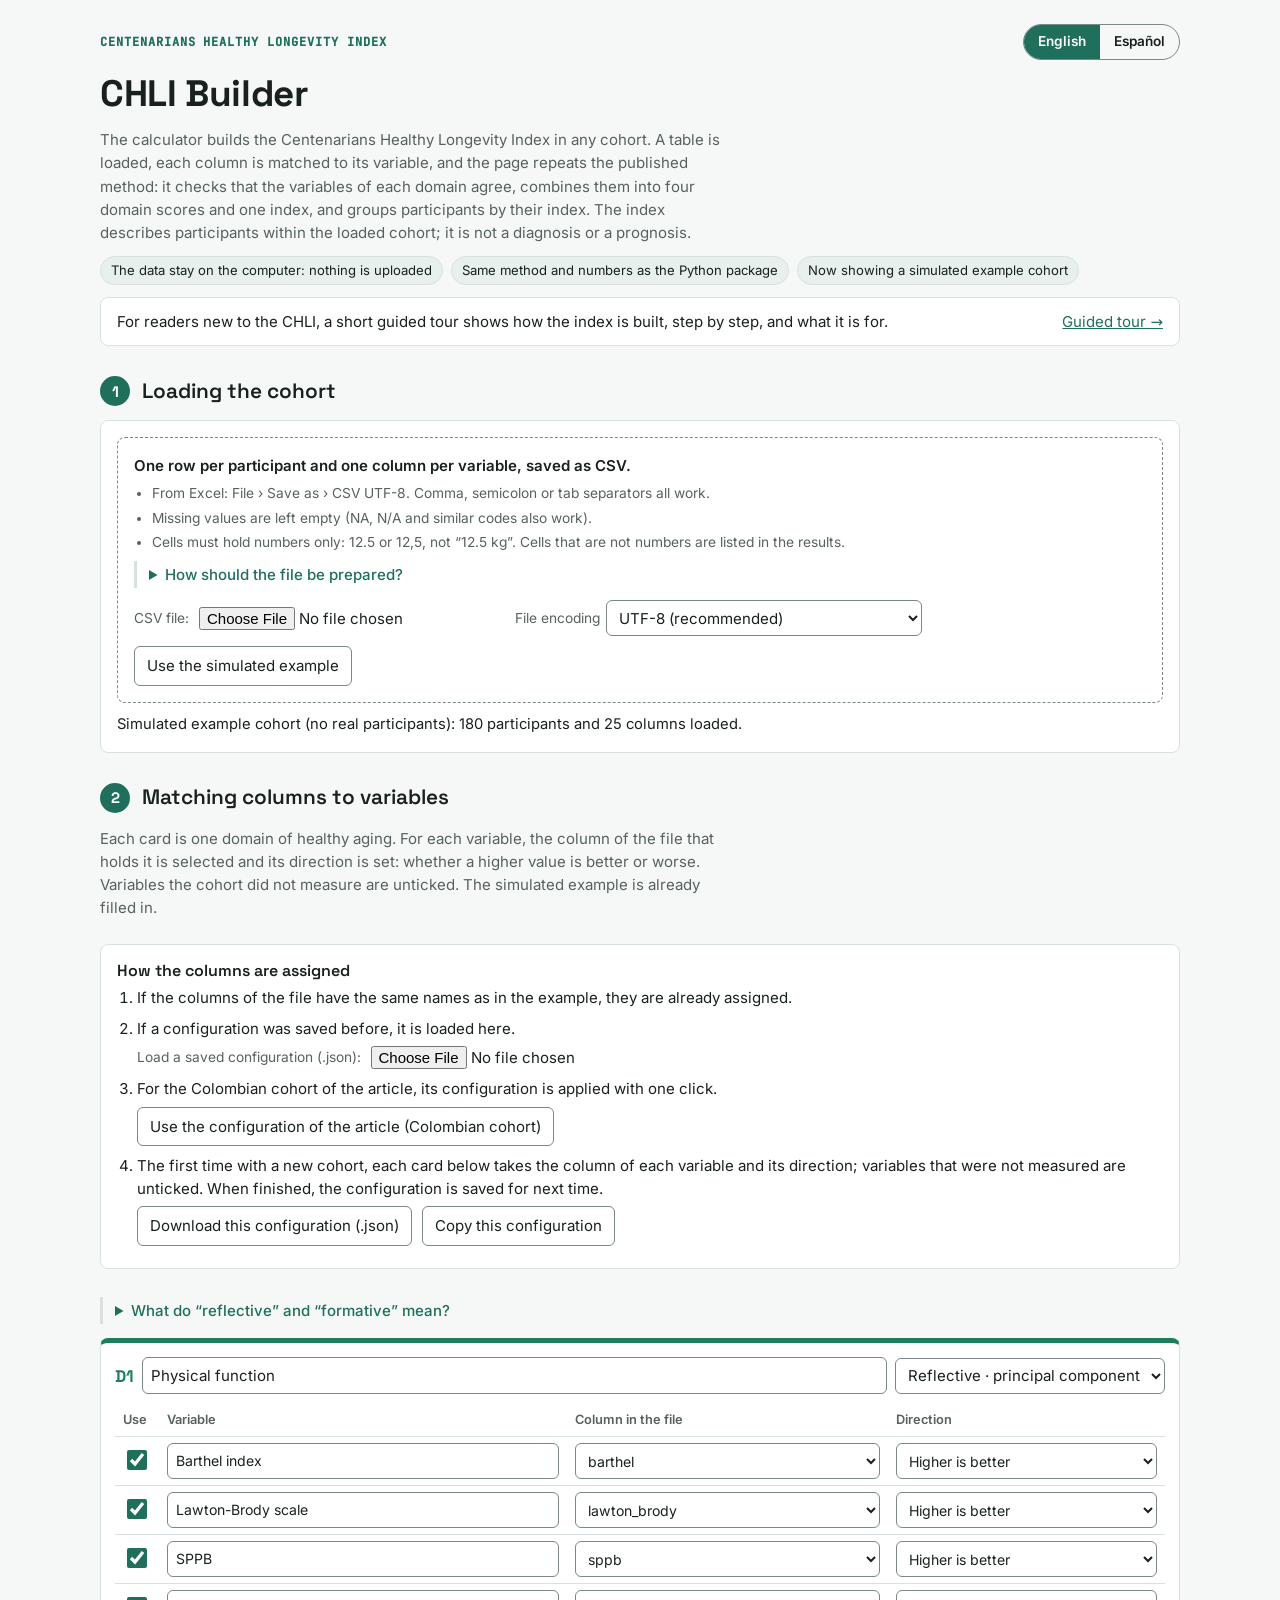
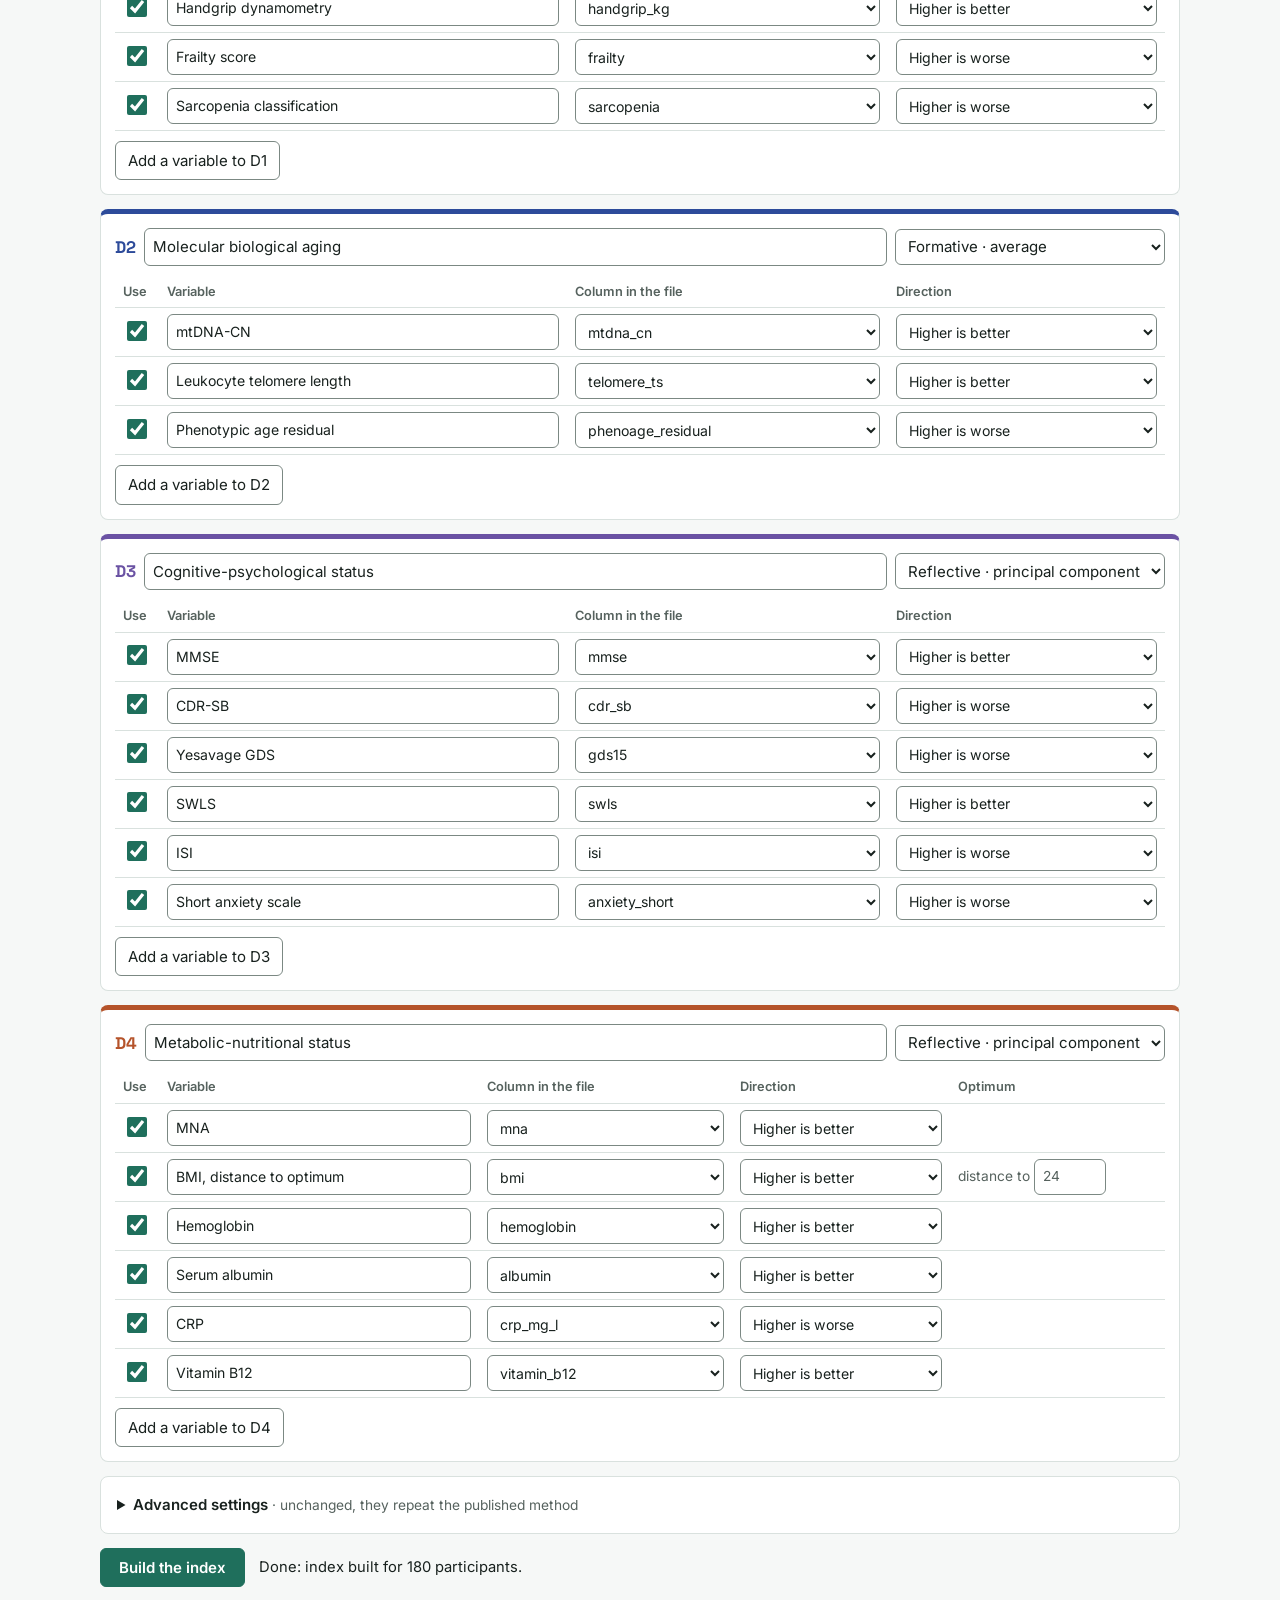
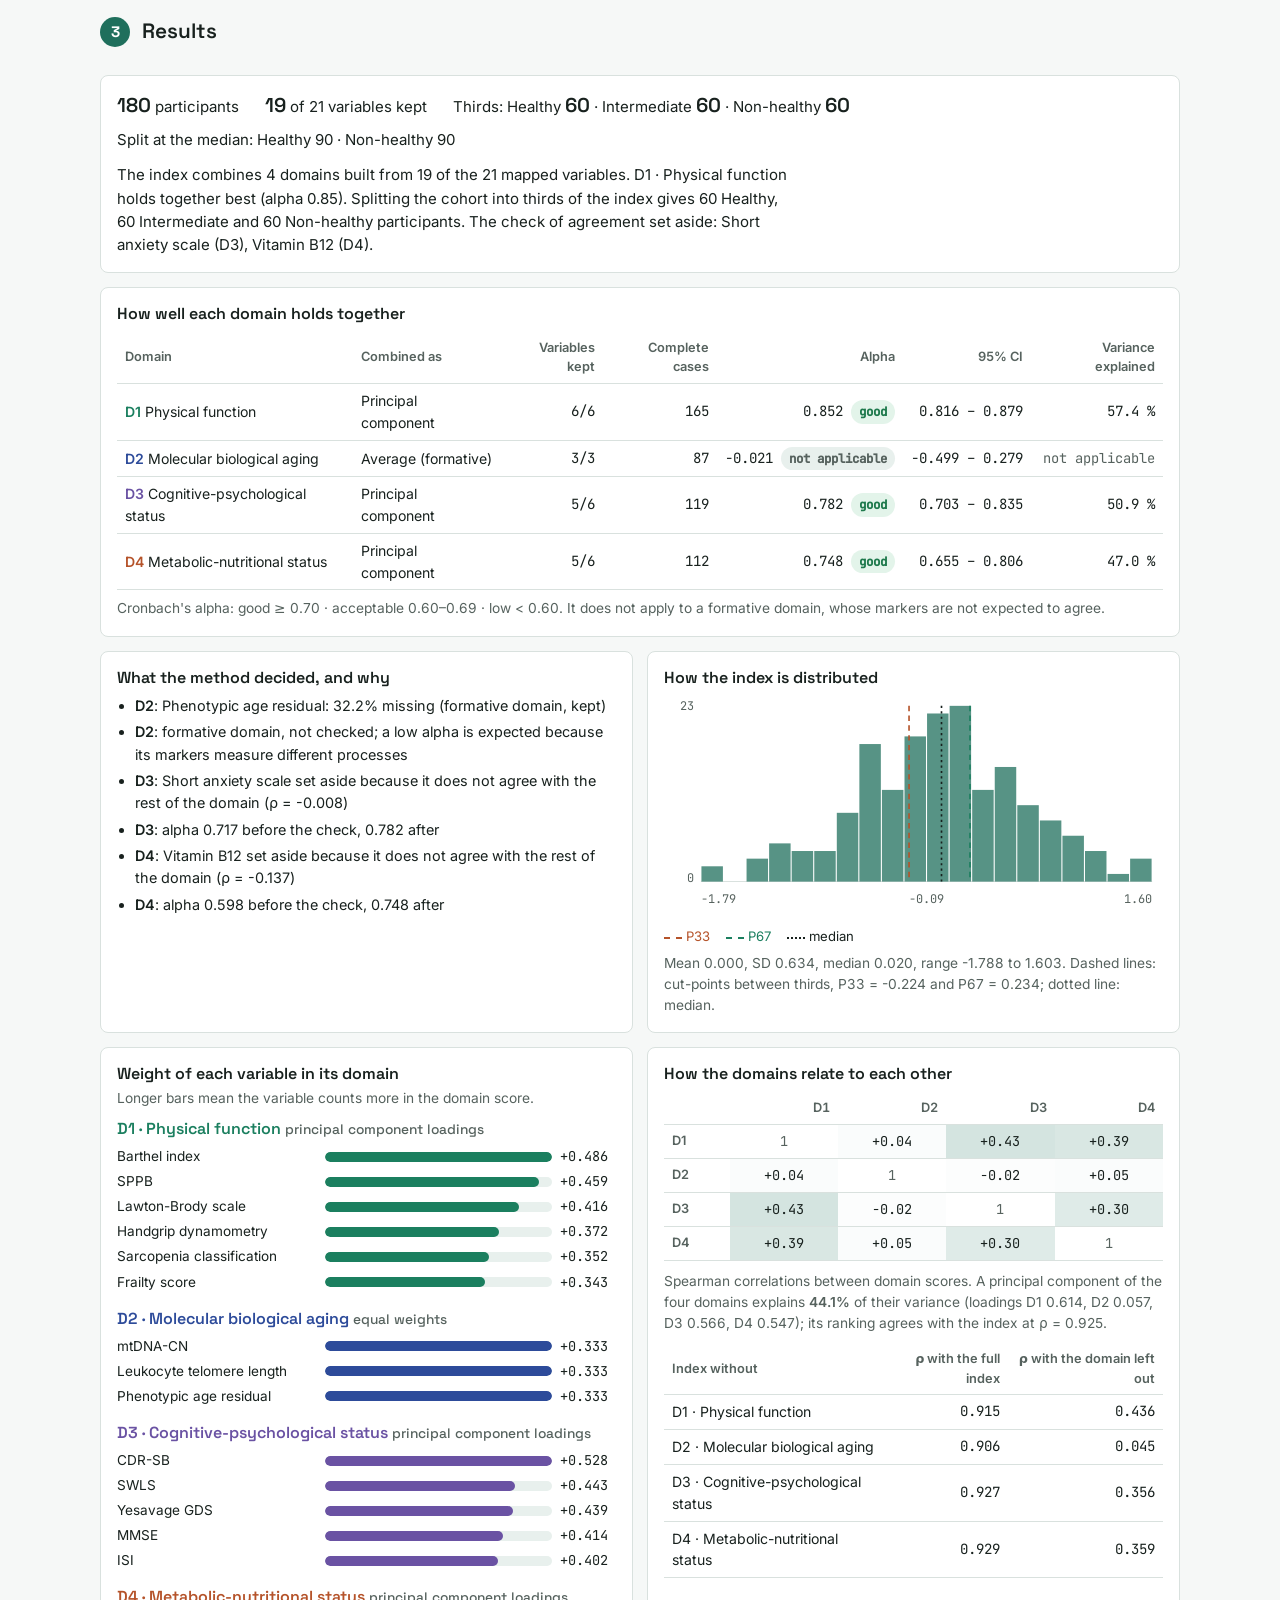
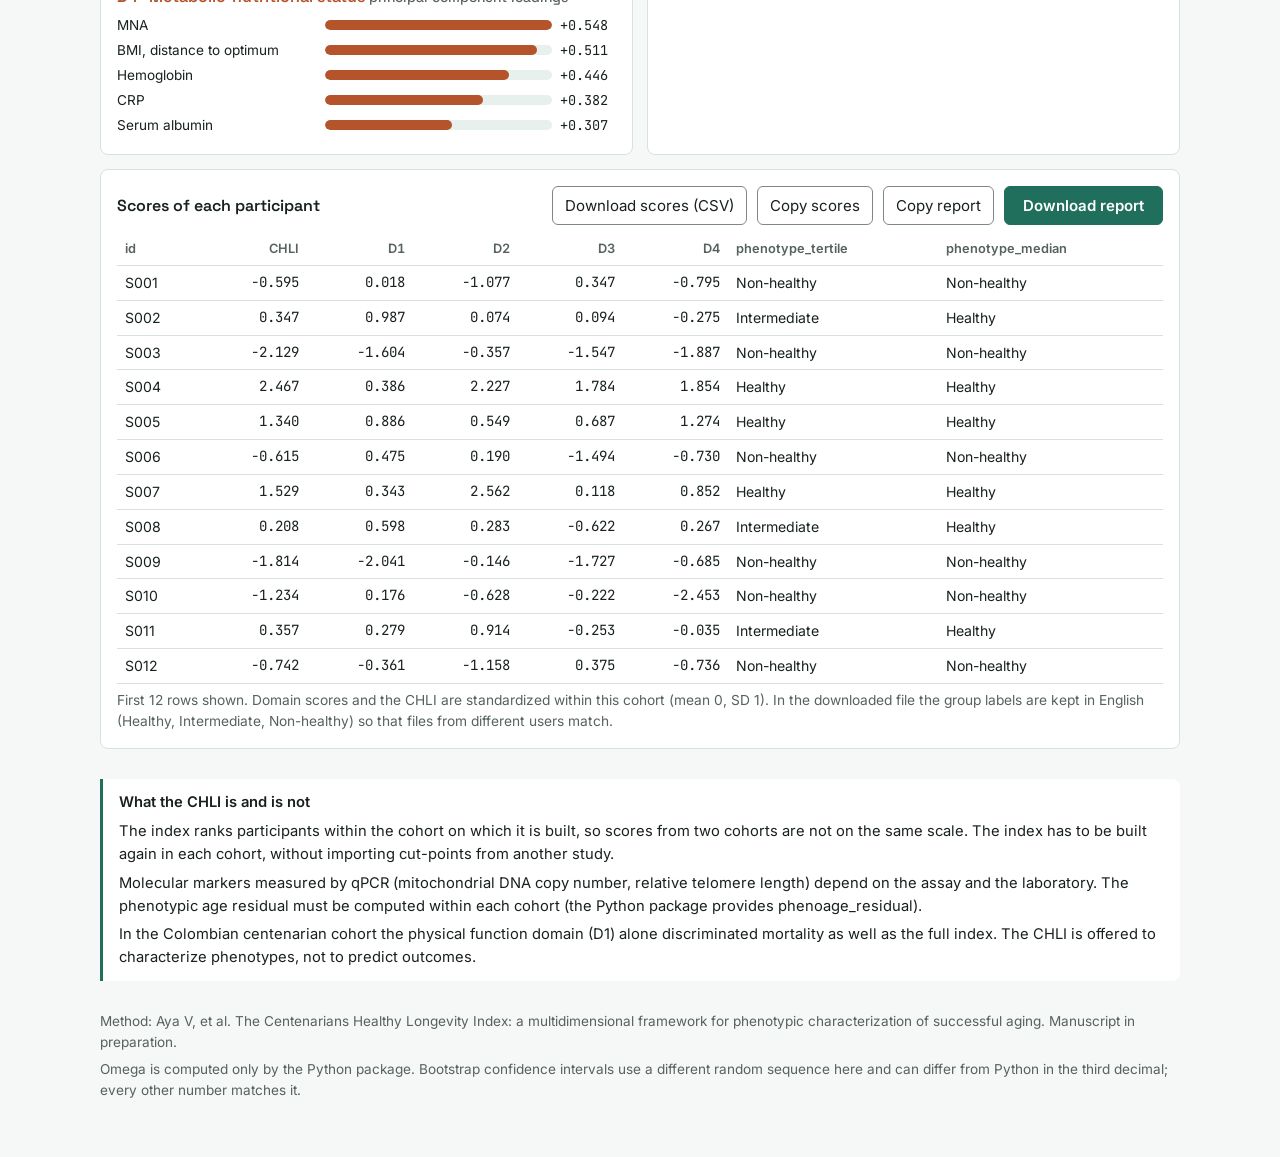
<file: web/index.html>
<!doctype html>
<html lang="en">
<head>
<meta charset="utf-8">
<meta name="viewport" content="width=device-width, initial-scale=1, viewport-fit=cover">
<style>[hidden]{display:none!important} body{margin:0} img{max-width:100%}</style>
<title>CHLI Builder</title>
<link rel="stylesheet" href="fonts/fonts.css">
<style>
/* Layout: a single working column; three steps run top to bottom (data → domains → results).
   The four domain colors carry through every chart and card edge. Text lives in the
   I18N dictionary of the script (English and Spanish). */
:root {
  --bg: #f6f8f7; --surface: #ffffff; --ink: #18211e; --muted: #56625e; --line: #d9e1de; --field: #7b8883;
  --accent: #1f6f5c; --accent-ink: #ffffff; --soft: #e8f0ed;
  --d1: #1b7f5f; --d2: #2d4b9a; --d3: #6a52a3; --d4: #b5532a;
  --ok: #1f7a4d; --warn: #855b00; --bad: #b42318; --warn-bg: #fff4d6; --bad-bg: #fde8e6; --ok-bg: #e3f4ea;
  --f-display: "Space Grotesk", "Segoe UI", system-ui, sans-serif;
  --f-body: "Inter", "Segoe UI", system-ui, -apple-system, sans-serif;
  --f-mono: "JetBrains Mono", ui-monospace, "SFMono-Regular", Menlo, Consolas, monospace;
  --r: 8px;
}
@media (prefers-color-scheme: dark) { :root:not([data-theme="light"]) {
  --bg: #111816; --surface: #18211e; --ink: #e6eeeb; --muted: #a3b0ab; --line: #2c3834; --field: #6e7d78;
  --accent: #5cc3a5; --accent-ink: #0d1412; --soft: #1f2b27;
  --d1: #4cc49a; --d2: #7f9ef0; --d3: #b29cf0; --d4: #f08a5d;
  --ok: #6fd39c; --warn: #f2c24b; --bad: #ff8a80; --warn-bg: #3a3014; --bad-bg: #3d1d1a; --ok-bg: #173527;
  color-scheme: dark; } }
:root[data-theme="dark"] {
  --bg: #111816; --surface: #18211e; --ink: #e6eeeb; --muted: #a3b0ab; --line: #2c3834; --field: #6e7d78;
  --accent: #5cc3a5; --accent-ink: #0d1412; --soft: #1f2b27;
  --d1: #4cc49a; --d2: #7f9ef0; --d3: #b29cf0; --d4: #f08a5d;
  --ok: #6fd39c; --warn: #f2c24b; --bad: #ff8a80; --warn-bg: #3a3014; --bad-bg: #3d1d1a; --ok-bg: #173527;
  color-scheme: dark; }

* { box-sizing: border-box; }
body { background: var(--bg); color: var(--ink); font: 15px/1.55 var(--f-body);
  padding-left: max(16px, env(safe-area-inset-left, 0px)); padding-right: max(16px, env(safe-area-inset-right, 0px)); }
.wrap { max-width: 1080px; margin: 0 auto; padding-block: 24px 56px; display: grid; gap: 30px; }
h1, h2, h3 { font-family: var(--f-display); text-wrap: balance; margin: 0; line-height: 1.2; }
h1 { font-size: clamp(1.7rem, 4vw, 2.3rem); font-weight: 700; letter-spacing: -0.01em; }
h2 { font-size: 1.3rem; font-weight: 600; }
h3 { font-size: 1rem; font-weight: 600; }
p { margin: 0; }
.lede { color: var(--muted); max-width: 70ch; }
.mono, td.num, .num { font-family: var(--f-mono); font-variant-numeric: tabular-nums; }
a { color: var(--accent); }
button, select, input { font: inherit; color: inherit; }
button { cursor: pointer; border-radius: 6px; border: 1px solid var(--field); background: var(--surface); padding: 7px 12px; min-height: 38px; }
button:hover { border-color: var(--accent); }
button.primary { background: var(--accent); color: var(--accent-ink); border-color: var(--accent); font-weight: 600; padding-inline: 18px; }
button.link { border: none; background: none; padding: 4px 2px; min-height: 0; color: var(--accent); text-decoration: underline; }
:focus-visible { outline: 2px solid var(--accent); outline-offset: 2px; }
select, input[type="text"], input[type="number"] { background: var(--surface); border: 1px solid var(--field); border-radius: 6px; padding: 6px 8px; min-width: 0; min-height: 36px; }
input[type="checkbox"] { width: 20px; height: 20px; accent-color: var(--accent); }
input[type="file"] { max-width: 100%; min-width: 0; }
@media (pointer: coarse) { button, select, input[type="text"], input[type="number"] { min-height: 44px; } }

.topbar { display: flex; justify-content: space-between; align-items: center; gap: 12px; flex-wrap: wrap; }
.eyebrow { font: 600 0.75rem/1 var(--f-mono); letter-spacing: 0.08em; text-transform: uppercase; color: var(--accent); }
.lang { display: inline-flex; border: 1px solid var(--field); border-radius: 999px; overflow: hidden; }
.lang button { border: none; border-radius: 0; min-height: 34px; padding: 4px 14px; background: transparent; font-size: 0.85rem; font-weight: 600; }
.lang button[aria-pressed="true"] { background: var(--accent); color: var(--accent-ink); }
.lang button:focus-visible { outline: 2px solid var(--accent); outline-offset: -4px; box-shadow: inset 0 0 0 4px var(--surface); }
.enc { display: inline-flex; gap: 6px; align-items: center; }
header.top { display: grid; gap: 12px; }
.chips { display: flex; flex-wrap: wrap; gap: 8px; }
.chip { font-size: 0.82rem; padding: 3px 10px; border-radius: 999px; background: var(--soft); color: var(--ink); border: 1px solid var(--line); }
.tour { display: flex; gap: 14px; align-items: center; flex-wrap: wrap; background: var(--surface); border: 1px solid var(--line); border-radius: var(--r); padding: 12px 16px; }
.tour p { flex: 1 1 260px; }

section.step { display: grid; gap: 14px; }
.step-head { display: flex; align-items: center; gap: 12px; flex-wrap: wrap; }
.step-n { display: inline-grid; place-items: center; width: 30px; height: 30px; border-radius: 50%; background: var(--accent); color: var(--accent-ink); font: 700 0.95rem var(--f-display); flex: none; }
.panel { background: var(--surface); border: 1px solid var(--line); border-radius: var(--r); padding: 16px; min-width: 0; }
.row { display: flex; flex-wrap: wrap; gap: 10px; align-items: center; }
.note { font-size: 0.86rem; color: var(--muted); }
.drop { border: 1.5px dashed var(--field); border-radius: var(--r); padding: 16px; display: grid; grid-template-columns: minmax(0, 1fr); gap: 12px; }
@media (max-width: 420px) { .panel, .drop { padding: 12px; } }
.drop.over { border-color: var(--accent); background: var(--soft); }
.status { font-size: 0.92rem; }
ul.plain { margin: 0; padding-left: 18px; display: grid; gap: 3px; }
details.help { border-left: 3px solid var(--line); padding: 2px 0 2px 12px; }
.mapguide { margin: 10px 0 14px; }
.mapguide h3 { font-size: 1rem; margin-bottom: 6px; }
.mapsteps { margin: 0; padding-left: 1.3em; display: grid; gap: 8px; }
.mapguide.attention { outline: 3px solid var(--accent); outline-offset: 2px; }
details.help summary { cursor: pointer; color: var(--accent); font-weight: 500; }
details.help[open] summary { margin-bottom: 6px; }
details.help p + p { margin-top: 6px; }

.domains { display: grid; grid-template-columns: 1fr; gap: 14px; }
.dom { background: var(--surface); border: 1px solid var(--line); border-top: 5px solid var(--c); border-radius: var(--r); padding: 14px; display: grid; gap: 10px; min-width: 0; }
.dom-head { display: flex; gap: 8px; align-items: center; flex-wrap: wrap; }
.dom-id { font: 700 1.05rem var(--f-display); color: var(--c); }
.dom-head input[type="text"] { flex: 1 1 160px; }
.scroll { overflow-x: auto; }
table { border-collapse: collapse; width: 100%; font-size: 0.88rem; }
th, td { text-align: left; padding: 6px 8px; border-bottom: 1px solid var(--line); vertical-align: middle; }
th { font-weight: 600; color: var(--muted); font-size: 0.8rem; }
td.num, th.num { text-align: right; }
td.num { white-space: nowrap; }
th.num { font-family: inherit; }
.items td input[type="text"] { width: 100%; min-width: 170px; }
.items td select { width: 100%; min-width: 150px; }
.items td:first-child { width: 44px; }
@media (max-width: 640px) {
  .items thead { display: none; }
  .items, .items tbody { display: block; }
  .items tr { display: grid; grid-template-columns: 30px minmax(0, 1fr); gap: 6px 8px; padding: 10px 0; border-bottom: 1px solid var(--line); }
  .items td { display: block; padding: 0; border: none; }
  .items td:first-child { grid-row: span 4; width: auto; padding-top: 8px; }
  .items td input[type="text"], .items td select { min-width: 0; }
}
.miss { color: var(--warn); font-weight: 600; font-size: 0.82rem; }
.settings { display: grid; grid-template-columns: repeat(auto-fit, minmax(200px, 1fr)); gap: 12px; margin-top: 10px; }
.settings label { display: grid; gap: 4px; font-size: 0.86rem; color: var(--muted); }
.run { display: flex; gap: 14px; align-items: center; flex-wrap: wrap; }

.alertbox { border: 1px solid var(--warn); background: var(--warn-bg); border-radius: var(--r); padding: 12px 16px; display: grid; gap: 6px; }
.alertbox h3 { color: var(--warn); }
.errbox { display: block; border: 1px solid var(--bad); background: var(--bad-bg); border-radius: var(--r); padding: 10px 14px; color: var(--ink); }
.errbox b { color: var(--bad); }
.summary { display: grid; gap: 12px; }
.kpis { display: flex; flex-wrap: wrap; gap: 10px 26px; align-items: baseline; }
.kpis b { font: 600 1.25rem var(--f-display); }
.plainsum { max-width: 75ch; }
.pill { display: inline-block; font-size: 0.78rem; font-weight: 600; padding: 2px 8px; border-radius: 999px; white-space: nowrap; }
.pill.ok { background: var(--ok-bg); color: var(--ok); } .pill.warn { background: var(--warn-bg); color: var(--warn); } .pill.bad { background: var(--bad-bg); color: var(--bad); } .pill.na { background: var(--soft); color: var(--muted); }
.grid2 { display: grid; grid-template-columns: repeat(auto-fit, minmax(min(100%, 420px), 1fr)); gap: 14px; }
ul.decisions { margin: 0; padding-left: 18px; display: grid; gap: 4px; font-size: 0.9rem; }
.bars { display: grid; gap: 14px; }
.bar-dom h3 { color: var(--c); margin-bottom: 6px; }
.bar { display: grid; grid-template-columns: minmax(96px, 40%) 1fr 56px; gap: 8px; align-items: center; font-size: 0.85rem; padding: 2px 0; }
.bar .track { height: 10px; background: var(--soft); border-radius: 5px; position: relative; overflow: hidden; }
.bar .fill { position: absolute; top: 0; bottom: 0; left: 0; background: var(--c); border-radius: 5px; }
.bar .lab { overflow-wrap: anywhere; line-height: 1.25; }
.heat td { text-align: center; font-family: var(--f-mono); font-size: 0.85rem; }
svg text { fill: var(--muted); font: 11px var(--f-mono); }
.legend { display: flex; flex-wrap: wrap; gap: 6px 16px; font-size: 0.82rem; color: var(--muted); margin-top: 8px; }
.swatch { display: inline-block; width: 18px; border-top: 2px dashed currentColor; vertical-align: middle; margin-right: 4px; }
.disclaimer { border-left: 3px solid var(--accent); padding: 12px 16px; background: var(--surface); border-radius: 0 var(--r) var(--r) 0; font-size: 0.92rem; display: grid; gap: 6px; }
footer { font-size: 0.85rem; color: var(--muted); display: grid; gap: 6px; }
.sr-only { position: absolute; width: 1px; height: 1px; overflow: hidden; clip: rect(0 0 0 0); white-space: nowrap; }
@media (prefers-reduced-motion: reduce) { * { transition: none !important; scroll-behavior: auto !important; } }
</style>
</head>
<body>


<main class="wrap" id="app">
  <header class="top">
    <div class="topbar">
      <div class="eyebrow" data-t="brand"></div>
      <div class="lang" role="group" aria-label="Language / Idioma">
        <button type="button" data-lang="en" aria-pressed="true" lang="en">English</button>
        <button type="button" data-lang="es" aria-pressed="false" lang="es">Español</button>
      </div>
    </div>
    <h1 data-t="title"></h1>
    <p class="lede" data-t="lede"></p>
    <div class="chips">
      <span class="chip" data-t="chip_private"></span>
      <span class="chip" data-t="chip_same"></span>
      <span class="chip" id="chip-example" data-t="chip_example"></span>
    </div>
    <div class="tour"><p data-t="tour_text"></p><a href="tour.html" data-t="tour_link"></a></div>
  </header>

  <section class="step" aria-labelledby="s1">
    <div class="step-head"><span class="step-n" aria-hidden="true">1</span><h2 id="s1" data-t="s1"></h2></div>
    <div class="panel">
      <div class="drop" id="drop">
        <div>
          <p><b data-t="s1_shape"></b></p>
          <ul class="plain note" style="margin-top:6px">
            <li data-t="s1_tip1"></li><li data-t="s1_tip2"></li><li data-t="s1_tip3"></li>
          </ul>
          <details class="help" id="howto" style="margin-top:8px"><summary data-t="howto_q"></summary>
            <ul class="plain note">
              <li data-t="howto_1"></li><li data-t="howto_2"></li><li data-t="howto_3"></li>
              <li data-t="howto_4"></li><li data-t="howto_5"></li>
            </ul>
            <p class="note" style="margin-top:8px" data-t="howto_ex"></p>
            <div class="scroll" role="region" tabindex="0" id="howto-wrap" style="margin-top:6px"><table id="tbl-howto"></table></div>
            <div class="row" style="margin-top:8px">
              <button id="btn-dl-example" type="button" data-t="dl_example"></button>
              <button id="btn-dl-example-cfg" type="button" data-t="dl_example_cfg"></button>
            </div>
            <p class="note" style="margin-top:6px" data-t="howto_sim"></p>
          </details>
        </div>
        <div class="row">
          <label for="file-data" class="note" data-t="s1_choose"></label>
          <input type="file" id="file-data" accept=".csv,.txt,.tsv">
          <span class="enc"><label for="enc" class="note" data-t="enc_lbl"></label>
            <select id="enc"><option value="utf-8" data-t="enc_utf8"></option><option value="windows-1252" data-t="enc_1252"></option></select></span>
          <button id="btn-example" type="button" data-t="s1_example"></button>
        </div>
      </div>
      <p class="status" id="data-status" role="status" aria-live="polite" style="margin-top:10px"></p>
    </div>
  </section>

  <section class="step" aria-labelledby="s2">
    <div class="step-head"><span class="step-n" aria-hidden="true">2</span><h2 id="s2" data-t="s2"></h2></div>
    <p class="lede" data-t="s2_lede"></p>
    <div class="panel mapguide" id="mapguide">
      <h3 data-t="map_h"></h3>
      <ol class="mapsteps">
        <li><span data-t="map_1"></span></li>
        <li><span data-t="map_2"></span>
          <div class="row" style="margin-top:6px"><label for="file-config" class="note" data-t="cfg_load"></label><input type="file" id="file-config" accept=".json"></div></li>
        <li><span data-t="map_3"></span>
          <div class="row" style="margin-top:6px"><button id="btn-article-config" type="button" data-t="map_article_btn"></button></div></li>
        <li><span data-t="map_4"></span>
          <div class="row" style="margin-top:6px"><button id="btn-dl-config" type="button" data-t="cfg_dl"></button><button id="btn-copy-config" type="button" data-t="cfg_copy"></button></div></li>
      </ol>
      <p class="note" id="config-status" role="status" aria-live="polite" style="margin-top:6px"></p>
    </div>
    <details class="help"><summary data-t="help_types_q"></summary><p data-t="help_reflective"></p><p data-t="help_formative"></p><p data-t="help_direction"></p></details>
    <div class="domains" id="domains"></div>
    <div class="panel">
      <details id="adv">
        <summary><b data-t="adv_title"></b> <span class="note" data-t="adv_hint"></span></summary>
        <div class="settings">
          <label for="set-thr"><span data-t="set_thr"></span><input type="number" id="set-thr" step="0.01" min="0" max="1"></label>
          <label for="set-miss"><span data-t="set_miss"></span><input type="number" id="set-miss" step="0.01" min="0" max="1"></label>
          <label for="set-pc1"><span data-t="set_pc1"></span><input type="number" id="set-pc1" step="0.01" min="0" max="1"></label>
          <label for="set-boot"><span data-t="set_boot"></span><input type="number" id="set-boot" step="100" min="0" max="10000"></label>
        </div>
        <div class="row" style="margin-top:12px">
          <button id="btn-reset-settings" type="button" data-t="set_reset"></button>
        </div>
      </details>
    </div>
    <div class="run"><button class="primary" id="btn-run" type="button" data-t="run"></button><span class="status" id="run-status" role="status" aria-live="polite"></span></div>
  </section>

  <section class="step" aria-labelledby="s3" id="results">
    <div class="step-head"><span class="step-n" aria-hidden="true">3</span><h2 id="s3" data-t="s3"></h2></div>
    <div id="alerts"></div>
    <div class="panel summary" id="summary"></div>
    <div class="panel">
      <h3 style="margin-bottom:8px" id="h-rel" data-t="h_rel"></h3>
      <div class="scroll" role="region" aria-labelledby="h-rel" tabindex="0"><table id="tbl-domains"></table></div>
      <p class="note" style="margin-top:8px" data-t="alpha_legend"></p>
    </div>
    <div class="grid2">
      <div class="panel"><h3 style="margin-bottom:8px" data-t="h_dec"></h3><ul class="decisions" id="decisions"></ul></div>
      <div class="panel"><h3 style="margin-bottom:8px" data-t="h_hist"></h3><div id="hist" role="group"></div>
        <div class="legend" aria-hidden="true"><span style="color:var(--d4)"><i class="swatch"></i>P33</span><span style="color:var(--d1)"><i class="swatch"></i>P67</span><span style="color:var(--ink)"><i class="swatch" style="border-top-style:dotted"></i><span data-t="median"></span></span></div>
        <p class="note" id="hist-note" style="margin-top:6px"></p></div>
    </div>
    <div class="grid2">
      <div class="panel"><h3 style="margin-bottom:4px" data-t="h_w"></h3><p class="note" style="margin-bottom:10px" data-t="w_note"></p><div class="bars" id="weights"></div></div>
      <div class="panel">
        <h3 style="margin-bottom:8px" id="h-inter" data-t="h_inter"></h3>
        <div class="scroll" role="region" aria-labelledby="h-inter" tabindex="0"><table class="heat" id="tbl-inter"></table></div>
        <p class="note" style="margin-top:10px" id="pca2-note"></p>
        <div class="scroll" role="region" aria-label="" tabindex="0" style="margin-top:8px" id="loo-wrap"><table id="tbl-loo"></table></div>
      </div>
    </div>
    <div class="panel">
      <div class="row" style="justify-content:space-between;margin-bottom:8px">
        <h3 id="h-scores" data-t="h_scores"></h3>
        <div class="row">
          <button id="btn-dl-scores" type="button" data-t="dl_scores"></button>
          <button id="btn-copy-scores" type="button" data-t="copy_scores"></button>
          <button id="btn-copy-report" type="button" data-t="copy_report"></button>
          <button id="btn-dl-report" type="button" class="primary" data-t="dl_report"></button>
        </div>
      </div>
      <p class="note" id="copy-status" role="status" aria-live="polite" style="margin-bottom:6px"></p>
      <div class="scroll" role="region" aria-labelledby="h-scores" tabindex="0"><table id="tbl-scores"></table></div>
      <p class="note" style="margin-top:6px" data-t="scores_note"></p>
    </div>
  </section>

  <div class="disclaimer">
    <b data-t="disc_title"></b>
    <p data-t="disc1"></p><p data-t="disc2"></p><p data-t="disc3"></p>
  </div>

  <footer>
    <p data-t="foot_method"></p>
    <p data-t="foot_tech"></p>
  </footer>
</main>

<script src="chli-core.js"></script>
<script src="example-data.js"></script>
<script>
(function () {
  "use strict";
  // ------------------------------------------------------------ text (English / Spanish)
  const I18N = {
    en: {
      title: "CHLI Builder",
      brand: "Centenarians Healthy Longevity Index",
      enc_lbl: "File encoding",
      enc_utf8: "UTF-8 (recommended)",
      enc_1252: "Windows-1252 (older Excel in Spanish)",
      cfg_not_json: "the file is not valid JSON",
      lede: "The calculator builds the Centenarians Healthy Longevity Index in any cohort. A table is loaded, each column is matched to its variable, and the page repeats the published method: it checks that the variables of each domain agree, combines them into four domain scores and one index, and groups participants by their index. The index describes participants within the loaded cohort; it is not a diagnosis or a prognosis.",
      chip_private: "The data stay on the computer: nothing is uploaded",
      chip_same: "Same method and numbers as the Python package",
      chip_example: "Now showing a simulated example cohort",
      tour_text: "For readers new to the CHLI, a short guided tour shows how the index is built, step by step, and what it is for.",
      tour_link: "Guided tour →",
      s1: "Loading the cohort",
      s1_shape: "One row per participant and one column per variable, saved as CSV.",
      s1_tip1: "From Excel: File › Save as › CSV UTF-8. Comma, semicolon or tab separators all work.",
      s1_tip2: "Missing values are left empty (NA, N/A and similar codes also work).",
      s1_tip3: "Cells must hold numbers only: 12.5 or 12,5, not “12.5 kg”. Cells that are not numbers are listed in the results.",
      s1_choose: "CSV file:",
      howto_q: "How should the file be prepared?",
      map_h: "How the columns are assigned",
      map_1: "If the columns of the file have the same names as in the example, they are already assigned.",
      map_2: "If a configuration was saved before, it is loaded here.",
      map_3: "For the Colombian cohort of the article, its configuration is applied with one click.",
      map_4: "The first time with a new cohort, each card below takes the column of each variable and its direction; variables that were not measured are unticked. When finished, the configuration is saved for next time.",
      map_article_btn: "Use the configuration of the article (Colombian cohort)",
      cfg_dl: "Download this configuration (.json)",
      cfg_article: "The configuration of the article was applied.",
      cfg_article_auto: "The columns of the file match the Colombian cohort of the article, so its configuration was applied.",
      howto_1: "The first row holds the column names; each following row is one participant.",
      howto_2: "One column per variable, with the value as measured (for example the total Barthel score). Units go in the column name, not in the cell.",
      howto_3: "One column with the identifier of each participant (for example id, sample_id or código); it is copied as is into the results.",
      howto_4: "The column names do not need to match the example: in step 2 each variable is assigned to its column, and that assignment can be saved as a configuration (.json) and loaded again next time.",
      howto_5: "Each domain needs at least two variables. Missing values are left empty.",
      howto_ex: "The first rows and columns of the example file look like this:",
      howto_aria: "First rows of the example file",
      dl_example: "Download the example file (CSV)",
      dl_example_cfg: "Download its configuration (JSON)",
      howto_sim: "The example file is simulated: no value comes from a real participant. The same files are in the repository (examples/synthetic_cohort.csv and configs/example_synthetic.json).",
      need_mapping: "The file was loaded. Its columns do not match the example: step 2 explains how to assign them.",
      s1_example: "Use the simulated example",
      loaded: "{name}: {n} participants and {c} columns loaded.",
      loaded_blank: " {k} empty rows were ignored.",
      example_name: "Simulated example cohort (no real participants)",
      read_error: "Could not read {name}: {msg}",
      s2: "Matching columns to variables",
      s2_lede: "Each card is one domain of healthy aging. For each variable, the column of the file that holds it is selected and its direction is set: whether a higher value is better or worse. Variables the cohort did not measure are unticked. The simulated example is already filled in.",
      help_types_q: "What do “reflective” and “formative” mean?",
      help_reflective: "Reflective (D1, D3, D4 in the article): the variables are different views of the same underlying state, so they should move together. The page checks this, sets aside variables that do not agree with the rest, and summarizes the domain with its first principal component.",
      help_formative: "Formative (D2): the markers measure distinct processes (for example telomeres and mitochondrial DNA) that are not expected to agree. They are not screened; the domain is their simple average.",
      help_direction: "Direction: “higher is worse” applies to scales where a high score means more impairment (frailty, CDR, depression, insomnia, CRP…). The page flips them so that, inside the index, higher always means healthier.",
      dom_name: "Domain name",
      dom_type: "Domain type",
      type_ref: "Reflective · principal component",
      type_form: "Formative · average",
      th_use: "Use", th_var: "Variable", th_col: "Column in the file", th_dir: "Direction", th_extra: "Optimum",
      use_lbl: "Use {v} ({d})", name_lbl: "Name of variable {i} in {d}", col_lbl: "Column for {v} ({d})", dir_lbl: "Direction of {v} ({d})", target_lbl: "Optimum value for {v} ({d})",
      choose_col: "— select a column —",
      dir_up: "Higher is better", dir_down: "Higher is worse",
      dist_to: "distance to",
      not_found: "“{c}” is not in the file: its column still needs to be selected",
      add_var: "Add a variable to {d}",
      new_var: "New variable",
      adv_title: "Advanced settings",
      adv_hint: "· unchanged, they repeat the published method",
      set_thr: "Screening: minimum item-total correlation (ρ)",
      set_miss: "Reflective variables: maximum share of missing values",
      set_pc1: "Minimum variance explained by the first component",
      set_boot: "Bootstrap replicates for the alpha confidence interval",
      set_reset: "Restore published settings",
      set_bad: "{f} must be a number between {lo} and {hi}. The published value ({v}) was restored.",
      cfg_load: "Load a saved configuration (.json):",
      cfg_copy: "Copy this configuration",
      cfg_copied: "Configuration copied. It can be saved as a .json file and reused.",
      cfg_loaded: "Configuration {name} loaded.",
      cfg_bad: "This file is not a valid configuration: {msg}",
      run: "Build the index",
      building: "Building…",
      built: "Done: index built for {n} participants.",
      unmapped: "{d}: a column still needs to be selected for {v}, or the variable unticked.",
      failed: "The index could not be built.",
      s3: "Results",
      alerts_title: "Points to check in the file",
      h_rel: "How well each domain holds together",
      alpha_legend: "Cronbach's alpha: good ≥ 0.70 · acceptable 0.60–0.69 · low < 0.60. It does not apply to a formative domain, whose markers are not expected to agree.",
      th_dom: "Domain", th_agg: "Combined as", th_vars: "Variables kept", th_cc: "Complete cases", th_alpha: "Alpha", th_ci: "95% CI", th_pc1: "Variance explained",
      agg_pc1: "Principal component", agg_mean: "Average (formative)",
      q_good: "good", q_ok: "acceptable", q_low: "low", q_na: "not applicable",
      below_thr: "below threshold",
      kp_n: "participants", kp_vars: "of {t} variables kept",
      kp_tert: "Thirds", kp_med: "Split at the median",
      plain_sum: "The index combines {k} domains built from {r} of the {t} mapped variables. {best} holds together best (alpha {a}). Splitting the cohort into thirds of the index gives {h} Healthy, {i} Intermediate and {dd} Non-healthy participants.",
      plain_removed: " The check of agreement set aside: {list}.",
      h_dec: "What the method decided, and why",
      dec_none: "No variable was set aside.",
      dec_unusable: "{d}: {v} set aside because it has no variation or almost no data",
      dec_missing: "{d}: {v} set aside, {p}% of values missing",
      dec_screen: "{d}: {v} set aside because it does not agree with the rest of the domain (ρ = {r})",
      dec_alpha: "{d}: alpha {a} before the check, {b} after",
      dec_noitem: "{d}: {k} participants have none of its variables; their score comes only from imputation with the median",
      dec_form: "{d}: formative domain, not checked; a low alpha is expected because its markers measure different processes",
      h_hist: "How the index is distributed",
      median: "median",
      hist_aria: "Histogram of the index (CHLI_equal) with the two cut-points between thirds and the median",
      hist_note: "Mean {m}, SD {s}, median {md}, range {lo} to {hi}. Dashed lines: cut-points between thirds, P33 = {p33} and P67 = {p67}; dotted line: median.",
      h_w: "Weight of each variable in its domain",
      w_note: "Longer bars mean the variable counts more in the domain score.",
      w_pc1: "principal component loadings", w_eq: "equal weights",
      h_inter: "How the domains relate to each other",
      pca2: "Spearman correlations between domain scores. A principal component of the four domains explains <b>{v}%</b> of their variance (loadings {l}); its ranking agrees with the index at ρ = {r}.",
      th_without: "Index without", th_rho_full: "ρ with the full index", th_rho_excl: "ρ with the domain left out",
      h_scores: "Scores of each participant",
      dl_scores: "Download scores (CSV)", copy_scores: "Copy scores", copy_report: "Copy report",
      dl_report: "Download report", rep_title: "CHLI report", rep_print: "Print or save as PDF",
      rep_meta: "Generated on {d} with the CHLI web calculator (version 1.0.0).", rep_file: "File", rep_cfg: "Configuration",
      rep_n: "Participants used", rep_rows: "Rows in the file", rep_settings: "Settings",
      rep_settings_v: "item-total threshold {t} · maximum missing in reflective domains {m} · minimum PC1 variance {p} · bootstrap {b} replicates (seed {s})",
      rep_cfg_h: "Configuration used: variables, columns and direction", rep_var: "Variable", rep_col: "Column", rep_dir: "Direction",
      rep_tr: "Transformation", rep_tr_v: "distance to {t}", rep_scores: "The scores of each participant are in the CSV file downloaded from the calculator; this report contains results for the cohort as a whole.",
      rep_saved: "Report downloaded. It opens in any browser and can be printed or saved as PDF.",
      copied_scores: "Scores copied as CSV, ready to paste into a spreadsheet.",
      copied_report: "Report copied (Markdown).",
      dl_hint: "If no file was saved, “Copy scores” can be used instead.",
      copy_blocked: "Copying is blocked here. The text below can be selected and copied:",
      scores_note: "First 12 rows shown. Domain scores and the CHLI are standardized within this cohort (mean 0, SD 1). In the downloaded file the group labels are kept in English (Healthy, Intermediate, Non-healthy) so that files from different users match.",
      ph: { Healthy: "Healthy", Intermediate: "Intermediate", "Non-healthy": "Non-healthy", "": "—" },
      disc_title: "What the CHLI is and is not",
      disc1: "The index ranks participants within the cohort on which it is built, so scores from two cohorts are not on the same scale. The index has to be built again in each cohort, without importing cut-points from another study.",
      disc2: "Molecular markers measured by qPCR (mitochondrial DNA copy number, relative telomere length) depend on the assay and the laboratory. The phenotypic age residual must be computed within each cohort (the Python package provides phenoage_residual).",
      disc3: "In the Colombian centenarian cohort the physical function domain (D1) alone discriminated mortality as well as the full index. The CHLI is offered to characterize phenotypes, not to predict outcomes.",
      foot_method: "Method: Aya V, et al. The Centenarians Healthy Longevity Index: a multidimensional framework for phenotypic characterization of successful aging. Manuscript in preparation.",
      foot_tech: "Omega is computed only by the Python package. Bootstrap confidence intervals use a different random sequence here and can differ from Python in the third decimal; every other number matches it.",
    },
    es: {
      title: "Calculadora del CHLI",
      brand: "Índice de Longevidad Saludable en Centenarios",
      enc_lbl: "Codificación del archivo",
      enc_utf8: "UTF-8 (recomendada)",
      enc_1252: "Windows-1252 (Excel antiguo en español)",
      cfg_not_json: "el archivo no es un JSON válido",
      lede: "La calculadora construye el Índice de Longevidad Saludable en Centenarios (CHLI) en cualquier cohorte. Se carga una tabla, se indica qué columna corresponde a cada variable y la página repite el método publicado: comprueba que las variables de cada dominio concuerden, las combina en cuatro puntajes de dominio y un índice, y agrupa a los participantes según su índice. El índice describe a los participantes dentro de la cohorte cargada; no es un diagnóstico ni un pronóstico.",
      chip_private: "Los datos no salen del computador: no se sube nada",
      chip_same: "Mismo método y mismos números que el paquete de Python",
      chip_example: "Ahora se muestra una cohorte de ejemplo simulada",
      tour_text: "Para quien no conoce el CHLI, un recorrido corto muestra paso a paso cómo se construye el índice y para qué sirve.",
      tour_link: "Ver el recorrido guiado →",
      s1: "Carga de la cohorte",
      s1_shape: "Una fila por participante y una columna por variable, guardada como CSV.",
      s1_tip1: "Desde Excel: Archivo › Guardar como › CSV UTF-8. Sirven separadores de coma, punto y coma o tabulador.",
      s1_tip2: "Los valores faltantes se dejan vacíos (también sirven NA, N/A y códigos parecidos).",
      s1_tip3: "Las celdas deben contener solo números: 12.5 o 12,5, no «12,5 kg». Las celdas que no son números se listan en los resultados.",
      s1_choose: "Archivo CSV:",
      howto_q: "¿Cómo debe estar el archivo?",
      map_h: "Cómo se asignan las columnas",
      map_1: "Si las columnas del archivo se llaman igual que en el ejemplo, ya están asignadas.",
      map_2: "Si antes se guardó una configuración, se carga aquí.",
      map_3: "Para la cohorte colombiana del artículo, su configuración se aplica con un clic.",
      map_4: "La primera vez con una cohorte nueva, en cada tarjeta de abajo se elige la columna de cada variable y su dirección; las variables que no se midieron se desmarcan. Al terminar, la configuración se guarda para la próxima vez.",
      map_article_btn: "Usar la configuración del artículo (cohorte colombiana)",
      cfg_dl: "Descargar esta configuración (.json)",
      cfg_article: "Se aplicó la configuración del artículo.",
      cfg_article_auto: "Las columnas del archivo coinciden con la cohorte colombiana del artículo, así que se aplicó su configuración.",
      howto_1: "La primera fila lleva los nombres de las columnas; cada fila siguiente es un participante.",
      howto_2: "Una columna por variable, con el valor tal como se midió (por ejemplo, el puntaje total del Barthel). Las unidades van en el nombre de la columna, no en la celda.",
      howto_3: "Una columna con el identificador de cada participante (por ejemplo, id, sample_id o código); se copia tal cual en los resultados.",
      howto_4: "Los nombres de las columnas no tienen que coincidir con los del ejemplo: en el paso 2 cada variable se asigna a su columna, y esa asignación puede guardarse como configuración (.json) para cargarla de nuevo la próxima vez.",
      howto_5: "Cada dominio necesita al menos dos variables. Los valores faltantes se dejan vacíos.",
      howto_ex: "Así se ven las primeras filas y columnas del archivo de ejemplo:",
      howto_aria: "Primeras filas del archivo de ejemplo",
      dl_example: "Descargar el archivo de ejemplo (CSV)",
      dl_example_cfg: "Descargar su configuración (JSON)",
      howto_sim: "El archivo de ejemplo es simulado: ningún valor viene de un participante real. Los mismos archivos están en el repositorio (examples/synthetic_cohort.csv y configs/example_synthetic.json).",
      need_mapping: "Se cargó el archivo. Sus columnas no coinciden con las del ejemplo: el paso 2 explica cómo asignarlas.",
      s1_example: "Usar el ejemplo simulado",
      loaded: "{name}: se cargaron {n} participantes y {c} columnas.",
      loaded_blank: " Se ignoraron {k} filas vacías.",
      example_name: "Cohorte de ejemplo simulada (sin participantes reales)",
      read_error: "No se pudo leer {name}: {msg}",
      s2: "Asignación de columnas a variables",
      s2_lede: "Cada tarjeta es un dominio del envejecimiento saludable. Para cada variable se selecciona la columna del archivo que la contiene y se indica si un valor alto es mejor o peor. Las variables que la cohorte no midió se desmarcan. El ejemplo simulado ya viene completo.",
      help_types_q: "¿Qué significan «reflexivo» y «formativo»?",
      help_reflective: "Reflexivo (D1, D3 y D4 en el artículo): las variables son miradas distintas de un mismo estado de fondo, así que deberían moverse juntas. La página lo comprueba, aparta las variables que no concuerdan con el resto y resume el dominio con su primera componente principal.",
      help_formative: "Formativo (D2): los marcadores miden procesos distintos (por ejemplo, telómeros y ADN mitocondrial) que no tienen por qué concordar. No se criban; el dominio es su promedio simple.",
      help_direction: "Dirección: «más alto es peor» corresponde a las escalas en las que un puntaje alto significa más deterioro (fragilidad, CDR, depresión, insomnio, PCR…). La página las invierte para que, dentro del índice, más alto siempre signifique más saludable.",
      dom_name: "Nombre del dominio",
      dom_type: "Tipo de dominio",
      type_ref: "Reflexivo · componente principal",
      type_form: "Formativo · promedio",
      th_use: "Usar", th_var: "Variable", th_col: "Columna en el archivo", th_dir: "Dirección", th_extra: "Óptimo",
      use_lbl: "Usar {v} ({d})", name_lbl: "Nombre de la variable {i} en {d}", col_lbl: "Columna de {v} ({d})", dir_lbl: "Dirección de {v} ({d})", target_lbl: "Valor óptimo de {v} ({d})",
      choose_col: "— seleccionar una columna —",
      dir_up: "Más alto es mejor", dir_down: "Más alto es peor",
      dist_to: "distancia a",
      not_found: "«{c}» no está en el archivo: falta seleccionar su columna",
      add_var: "Añadir una variable a {d}",
      new_var: "Variable nueva",
      adv_title: "Ajustes avanzados",
      adv_hint: "· sin cambios, repiten el método publicado",
      set_thr: "Cribado: correlación ítem-total mínima (ρ)",
      set_miss: "Variables reflexivas: fracción máxima de valores faltantes",
      set_pc1: "Varianza mínima explicada por la primera componente",
      set_boot: "Réplicas bootstrap para el intervalo de confianza de alfa",
      set_reset: "Restaurar los ajustes publicados",
      set_bad: "{f} debe ser un número entre {lo} y {hi}. Se restauró el valor publicado ({v}).",
      cfg_load: "Cargar una configuración guardada (.json):",
      cfg_copy: "Copiar esta configuración",
      cfg_copied: "Configuración copiada. Puede guardarse como archivo .json para reutilizarla.",
      cfg_loaded: "Se cargó la configuración {name}.",
      cfg_bad: "Este archivo no es una configuración válida: {msg}",
      run: "Construir el índice",
      building: "Construyendo…",
      built: "Listo: índice construido para {n} participantes.",
      unmapped: "{d}: falta seleccionar una columna para {v} o desmarcar la variable.",
      failed: "No se pudo construir el índice.",
      s3: "Resultados",
      alerts_title: "Aspectos del archivo por revisar",
      h_rel: "Qué tan coherente es cada dominio",
      alpha_legend: "Alfa de Cronbach: buena ≥ 0,70 · aceptable 0,60–0,69 · baja < 0,60. No aplica a un dominio formativo, cuyos marcadores no tienen por qué concordar.",
      th_dom: "Dominio", th_agg: "Se combina como", th_vars: "Variables conservadas", th_cc: "Casos completos", th_alpha: "Alfa", th_ci: "IC 95 %", th_pc1: "Varianza explicada",
      agg_pc1: "Componente principal", agg_mean: "Promedio (formativo)",
      q_good: "buena", q_ok: "aceptable", q_low: "baja", q_na: "no aplica",
      below_thr: "bajo el umbral",
      kp_n: "participantes", kp_vars: "de {t} variables conservadas",
      kp_tert: "Terciles", kp_med: "Partición por la mediana",
      plain_sum: "El índice combina {k} dominios construidos con {r} de las {t} variables asignadas. {best} es el más coherente (alfa {a}). Al dividir la cohorte en terciles del índice quedan {h} participantes saludables, {i} intermedios y {dd} no saludables.",
      plain_removed: " La comprobación de concordancia apartó: {list}.",
      h_dec: "Qué decidió el método y por qué",
      dec_none: "No se apartó ninguna variable.",
      dec_unusable: "{d}: se apartó {v} porque no tiene variación o casi no tiene datos",
      dec_missing: "{d}: se apartó {v}, con {p} % de valores faltantes",
      dec_screen: "{d}: se apartó {v} porque no concuerda con el resto del dominio (ρ = {r})",
      dec_alpha: "{d}: alfa {a} antes de la comprobación, {b} después",
      dec_noitem: "{d}: {k} participantes no tienen ninguna de sus variables; su puntaje viene solo de la imputación con la mediana",
      dec_form: "{d}: dominio formativo, no se comprueba; se espera un alfa bajo porque sus marcadores miden procesos distintos",
      h_hist: "Cómo se distribuye el índice",
      median: "mediana",
      hist_aria: "Histograma del índice (CHLI_equal) con los dos puntos de corte entre terciles y la mediana",
      hist_note: "Media {m}, DE {s}, mediana {md}, rango {lo} a {hi}. Líneas discontinuas: puntos de corte entre terciles, P33 = {p33} y P67 = {p67}; línea punteada: mediana.",
      h_w: "Peso de cada variable en su dominio",
      w_note: "Una barra más larga indica que la variable pesa más en el puntaje del dominio.",
      w_pc1: "cargas de la componente principal", w_eq: "pesos iguales",
      h_inter: "Cómo se relacionan los dominios entre sí",
      pca2: "Correlaciones de Spearman entre los puntajes de dominio. Una componente principal de los cuatro dominios explica el <b>{v} %</b> de su varianza (cargas {l}); su ordenamiento concuerda con el índice con ρ = {r}.",
      th_without: "Índice sin", th_rho_full: "ρ con el índice completo", th_rho_excl: "ρ con el dominio retirado",
      h_scores: "Puntajes de cada participante",
      dl_scores: "Descargar puntajes (CSV)", copy_scores: "Copiar puntajes", copy_report: "Copiar informe",
      dl_report: "Descargar informe", rep_title: "Informe del CHLI", rep_print: "Imprimir o guardar como PDF",
      rep_meta: "Generado el {d} con la calculadora web del CHLI (versión 1.0.0).", rep_file: "Archivo", rep_cfg: "Configuración",
      rep_n: "Participantes usados", rep_rows: "Filas en el archivo", rep_settings: "Ajustes",
      rep_settings_v: "umbral ítem-total {t} · máximo de faltantes en dominios reflexivos {m} · varianza mínima de la PC1 {p} · bootstrap de {b} réplicas (semilla {s})",
      rep_cfg_h: "Configuración usada: variables, columnas y dirección", rep_var: "Variable", rep_col: "Columna", rep_dir: "Dirección",
      rep_tr: "Transformación", rep_tr_v: "distancia a {t}", rep_scores: "Los puntajes de cada participante están en el archivo CSV que se descarga en la calculadora; este informe contiene los resultados de la cohorte en conjunto.",
      rep_saved: "Informe descargado. Se abre en cualquier navegador y puede imprimirse o guardarse como PDF.",
      copied_scores: "Puntajes copiados como CSV, listos para pegar en una hoja de cálculo.",
      copied_report: "Informe copiado (Markdown).",
      dl_hint: "Si no se guardó ningún archivo, puede usarse «Copiar puntajes».",
      copy_blocked: "Aquí no se puede copiar automáticamente. El texto de abajo puede seleccionarse y copiarse:",
      scores_note: "Se muestran las primeras 12 filas. Los puntajes de dominio y el CHLI están estandarizados dentro de esta cohorte (media 0, DE 1). En el archivo descargado las etiquetas de grupo se mantienen en inglés (Healthy, Intermediate, Non-healthy) para que los archivos de distintos usuarios coincidan.",
      ph: { Healthy: "Saludable", Intermediate: "Intermedio", "Non-healthy": "No saludable", "": "—" },
      disc_title: "Qué es y qué no es el CHLI",
      disc1: "El índice ordena a los participantes dentro de la cohorte en la que se construye, así que los puntajes de dos cohortes no están en la misma escala. El índice debe construirse de nuevo en cada cohorte, sin trasladar puntos de corte de otro estudio.",
      disc2: "Los marcadores moleculares medidos por qPCR (número de copias de ADN mitocondrial, longitud telomérica relativa) dependen del ensayo y del laboratorio. El residuo de la edad fenotípica debe calcularse dentro de cada cohorte (el paquete de Python incluye phenoage_residual).",
      disc3: "En la cohorte colombiana de centenarios, el dominio de función física (D1) por sí solo discriminó la mortalidad igual que el índice completo. El CHLI se ofrece para caracterizar fenotipos, no para predecir desenlaces.",
      foot_method: "Método: Aya V, et al. The Centenarians Healthy Longevity Index: a multidimensional framework for phenotypic characterization of successful aging. Manuscrito en preparación.",
      foot_tech: "Omega solo se calcula en el paquete de Python. Los intervalos de confianza bootstrap usan aquí otra secuencia aleatoria y pueden diferir de Python en el tercer decimal; todos los demás números coinciden.",
    },
  };
  // Messages produced by the shared core (English) and their Spanish versions.
  const CORE_ES = [
    [/^Column '(.+)' \(item '(.+)'\) is not in the data$/, "La columna «$1» (variable «$2») no está en el archivo"],
    [/^Repeated column names: (.+)\. Each column needs a unique name\.$/, "Hay columnas con el mismo nombre: $1. Cada columna necesita un nombre único."],
    [/^Row (\d+) has (\d+) cells but the header has (\d+)\. .*$/, "La fila $1 tiene $2 celdas pero el encabezado tiene $3. Puede sobrar un separador o haber una coma sin comillas dentro de un valor."],
    [/^The file is empty$/, "El archivo está vacío"],
    [/^Domain (\S+): fewer than two usable items \(without variation: (.*); too much missing: (.*)\)$/, "Dominio $1: quedan menos de dos variables utilizables (sin variación: $2; demasiados faltantes: $3)"],
    [/^Domain (\S+): only (\d+) participant\(s\) have every item.*$/, "Dominio $1: solo $2 participante(s) tienen todas las variables, así que no se puede hacer la comprobación de concordancia. Conviene revisar las columnas asignadas o retirar la variable con más faltantes."],
    [/^Domain (\S+): fewer than two items left after the reliability screening$/, "Dominio $1: quedan menos de dos variables después de la comprobación de concordancia"],
    [/^Only (\d+) rows have any usable value.*$/, "Solo $1 filas tienen algún valor utilizable; el índice necesita más participantes"],
    [/^Column '(.+)': (\d+) cell\(s\) could not be read as numbers and were treated as missing \(e\.g\. (.+)\)$/, "Columna «$1»: $2 celda(s) no se pudieron leer como números y se trataron como faltantes (p. ej., $3)"],
    [/^(\d+) row\(s\) have no usable value and were left out$/, "$1 fila(s) no tienen ningún valor utilizable y se dejaron fuera"],
    [/^The two tertile cut-points are equal.*$/, "Los dos puntos de corte de los terciles son iguales (muchos valores empatados); las etiquetas por terciles no son informativas en esta cohorte"],
    [/^(.+): ([\d.]+)% missing \(formative domain, kept\)$/, (m, a, b) => `${a}: ${b.replace(".", ",")} % de faltantes (dominio formativo, se conserva)`],
    [/^only (\d+) complete cases: reliability estimates are unstable$/, "solo $1 casos completos: las estimaciones de fiabilidad son inestables"],
    [/^The index needs at least two domains$/, "El índice necesita al menos dos dominios"],
    [/^Domain '(.+)': needs at least two items$/, "El dominio «$1» necesita al menos dos variables"],
    [/^Domain '(.+)': repeated item names: (.+)$/, "Dominio «$1»: hay variables con el mismo nombre: $2"],
    [/^Item '(.+)': transform 'neg_abs_distance' needs a numeric 'target'$/, "Variable «$1»: la distancia al óptimo necesita un valor óptimo numérico"],
    [/^The configuration needs a list of 'domains'$/, "La configuración necesita una lista de dominios («domains»)"],
    [/^Domain id (.+): a short name with letters, digits or '_' that starts with a letter is required.*$/, "Identificador de dominio $1: se necesita un nombre corto con letras, dígitos o «_» que empiece por una letra (por ejemplo, D1)"],
    [/^Domain id '(.+)' is reserved for an output column; another id is needed$/, "El identificador de dominio «$1» está reservado para una columna de resultados; se necesita otro identificador"],
    [/^Domain ids must be unique$/, "Los identificadores de dominio deben ser únicos"],
    [/^Domain '(.+)': type must be 'reflective' or 'formative', got (.+)$/, "Dominio «$1»: el tipo debe ser «reflective» (reflexivo) o «formative» (formativo); se recibió $2"],
    [/^Every item needs a non-empty 'name'$/, "Cada variable necesita un nombre no vacío"],
    [/^Item '(.+)': 'column' must be the name of a column in the data$/, "Variable «$1»: «column» debe ser el nombre de una columna del archivo"],
    [/^Item '(.+)': direction \(polarity\) must be 1 \(higher is better\) or -1 \(higher is worse\), got (.+)$/, "Variable «$1»: la dirección (polarity) debe ser 1 (más alto es mejor) o -1 (más alto es peor); se recibió $2"],
    [/^Item '(.+)': unknown transform (.+) \(use none or 'neg_abs_distance'\)$/, "Variable «$1»: transformación desconocida $2 (se admiten ninguna o «neg_abs_distance»)"],
    [/^Unknown settings: (.+) \(allowed: (.+)\)$/, "Ajustes desconocidos: $1 (se admiten: $2)"],
    [/^screening_method must be 'spearman' or 'pearson'$/, "«screening_method» debe ser «spearman» o «pearson»"],
    [/^(\w+) must be a number between (\S+) and (\S+), got (.+)$/, "«$1» debe ser un número entre $2 y $3; se recibió $4"],
    [/^(\w+) must be a whole number of at least (\d+), got (.+)$/, "«$1» debe ser un número entero mayor o igual a $2; se recibió $3"],
    [/^The identifier column cannot be called '(.+)'; it needs another name$/, "La columna de identificadores no puede llamarse «$1»; necesita otro nombre"],
    [/^Identifier column '(.+)' is not in the data$/, "La columna de identificadores «$1» no está en el archivo"],
    [/^The file ends inside a value that opens with a quotation mark.*$/, "El archivo termina dentro de un valor que abre con comillas (\") y nunca se cierran. Puede faltar una comilla o sobrar una."],
    [/^Line (\d+): after a closing quotation mark .*$/, "Línea $1: después de cerrar unas comillas (\") se espera un separador o el final de la línea."],
    [/^The file is not UTF-8 text \(byte (0x[0-9A-F?]+) on line (\d+)\)\..*$/, "El archivo no está en UTF-8 (byte $1 en la línea $2). Puede guardarse de nuevo como «CSV UTF-8», o elegirse la codificación Windows-1252 arriba."],
    [/^Column '(.+)': (\d+) cell\(s\) such as (.+) were read as decimal numbers; .*$/, "Columna «$1»: $2 celda(s), como $3, se leyeron como números decimales; si la coma separa miles, el archivo debe corregirse"],
    [/^Column '(.+)': some cells use a decimal comma and others a decimal point; .*$/, "Columna «$1»: unas celdas usan coma decimal y otras punto decimal; conviene revisar los valores"],
  ];
  const ES_LABELS = { "Physical function": "Función física", "Molecular biological aging": "Envejecimiento biológico molecular",
    "Cognitive-psychological status": "Estado cognitivo-psicológico", "Metabolic-nutritional status": "Estado metabólico-nutricional",
    "Barthel index": "Índice de Barthel", "Lawton-Brody scale": "Escala de Lawton-Brody", "Handgrip dynamometry": "Dinamometría de prensión",
    "Frailty score": "Puntaje de fragilidad", "Sarcopenia classification": "Clasificación de sarcopenia", "Leukocyte telomere length": "Longitud telomérica leucocitaria",
    "Phenotypic age residual": "Residuo de la edad fenotípica", "Yesavage GDS": "GDS de Yesavage", "Short anxiety scale": "Escala breve de ansiedad",
    "BMI, distance to optimum": "IMC, distancia al óptimo", "Hemoglobin": "Hemoglobina", "Serum albumin": "Albúmina sérica", "CRP": "PCR", "Vitamin B12": "Vitamina B12" };

  const $ = (id) => document.getElementById(id);
  const COLORS = ["--d1", "--d2", "--d3", "--d4"];
  const PUBLISHED = { screening_threshold: 0.2, max_missing_reflective: 0.3, pc1_min_variance: 0.2, bootstrap_n: 2000 };
  const state = { rows: [], columns: [], cfg: null, result: null, isExample: true, edited: false, lang: "en", blank: 0 };
  const esc = (s) => String(s ?? "").replace(/[&<>"']/g, (c) => ({ "&": "&amp;", "<": "&lt;", ">": "&gt;", '"': "&quot;", "'": "&#39;" }[c]));
  const domColor = (i) => `var(${COLORS[i % COLORS.length]})`;
  const T = (k, v) => { let s = (I18N[state.lang][k] ?? I18N.en[k] ?? k); if (v) for (const [a, b] of Object.entries(v)) s = s.split(`{${a}}`).join(b); return s; };
  const dec = () => (state.lang === "es" ? "," : ".");
  const fmt = (v, d = 3) => (v === null || v === undefined || !Number.isFinite(Number(v)) ? "—" : Number(v).toFixed(d).replace(".", dec()));
  const coreMsg = (m) => { if (state.lang !== "es") return m; for (const [re, es] of CORE_ES) if (re.test(m)) return m.replace(re, es); return m; };
  const shown = (s) => (state.lang === "es" && state.isExample && !state.edited && ES_LABELS[s]) || s;

  // ------------------------------------------------------------ language
  function setLang(lang, save) {
    state.lang = lang === "es" ? "es" : "en";
    document.documentElement.lang = state.lang;
    document.title = T("title");
    document.querySelectorAll("[data-lang]").forEach((b) => b.setAttribute("aria-pressed", String(b.dataset.lang === state.lang)));
    document.querySelectorAll("[data-t]").forEach((el) => { el.textContent = T(el.dataset.t); });
    $("hist").setAttribute("aria-label", T("hist_aria"));
    renderHowto();
    if (state.cfgMsg) $("config-status").textContent = T(state.cfgMsg.key, state.cfgMsg.vars);
    if (save) try { localStorage.setItem("chli-lang", state.lang); } catch (e) { /* storage unavailable */ }
    if (state.cfg) renderDomains();
    if (state.rows.length) showDataStatus();
    // the example is built with translated names, so it is rebuilt in the new language
    if (state.result && state.isExample && !state.edited) { run(); return; }
    if (state.result) renderResults(); else if (state.error) renderError();
    if (state.status) setStatus(state.status.key, state.status.vars, state.status.isError);
  }
  document.querySelectorAll("[data-lang]").forEach((b) => b.addEventListener("click", () => setLang(b.dataset.lang, true)));

  // ------------------------------------------------------------ data
  function showDataStatus() {
    $("data-status").textContent = T("loaded", { name: state.dataLabel === "@example" ? T("example_name") : state.dataLabel, n: state.rows.length, c: state.columns.length })
      + (state.blank ? T("loaded_blank", { k: state.blank }) : "");
  }
  function setData(text, label, isExample) {
    const parsed = CHLI.parseCSV(text);
    state.rows = parsed.rows; state.columns = parsed.columns; state.isExample = isExample; state.dataLabel = label;
    state.blank = parsed.blank_rows || 0;
    state.result = null;
    showDataStatus();
    $("chip-example").hidden = !isExample;
    renderDomains();
  }
  function loadFile(f) {
    if (!f) return;
    state.file = f;
    f.arrayBuffer().then((buf) => { setData(CHLI.decodeBytes(new Uint8Array(buf), $("enc").value), f.name, false); runIfMapped(); })
      .catch((err) => {
        state.result = null; state.error = err.message; renderError(); setStatus("failed", null, true);
        $("data-status").innerHTML = `<span class="errbox"><b>${esc(T("read_error", { name: f.name, msg: coreMsg(err.message) }))}</b></span>`;
      });
  }
  $("file-data").addEventListener("change", (e) => loadFile(e.target.files[0]));
  $("enc").addEventListener("change", () => { if (state.file) loadFile(state.file); });
  const drop = $("drop");
  ["dragenter", "dragover"].forEach((ev) => drop.addEventListener(ev, (e) => { e.preventDefault(); drop.classList.add("over"); }));
  ["dragleave", "drop"].forEach((ev) => drop.addEventListener(ev, (e) => { e.preventDefault(); drop.classList.remove("over"); }));
  drop.addEventListener("drop", (e) => loadFile(e.dataTransfer.files[0]));
  $("btn-example").addEventListener("click", () => { state.file = null; loadExample(); run(); });

  function renderHowto() {
    const ex = CHLI.parseCSV(window.CHLI_EXAMPLE.csv), cols = ex.columns.slice(0, 7);
    $("tbl-howto").innerHTML = `<thead><tr>${cols.map((c) => `<th scope="col">${esc(c)}</th>`).join("")}<th scope="col">…</th></tr></thead><tbody>` +
      ex.rows.slice(0, 3).map((r) => `<tr>${cols.map((c) => `<td>${esc(r[c])}</td>`).join("")}<td>…</td></tr>`).join("") + "</tbody>";
    $("howto-wrap").setAttribute("aria-label", T("howto_aria"));
  }
  function saveBlob(text, name, type) {
    const a = document.createElement("a"); a.href = URL.createObjectURL(new Blob([text], { type })); a.download = name;
    document.body.appendChild(a); a.click(); setTimeout(() => { URL.revokeObjectURL(a.href); a.remove(); }, 500);
  }
  $("btn-dl-example").addEventListener("click", () => saveBlob(window.CHLI_EXAMPLE.csv, "synthetic_cohort.csv", "text/csv"));
  $("btn-dl-example-cfg").addEventListener("click", () => saveBlob(JSON.stringify(window.CHLI_EXAMPLE.config, null, 2) + "\n", "example_synthetic.json", "application/json"));
  // a new file with the untouched example configuration: build only if the columns match
  function useConfig(cfg, msgKey, vars) {
    state.cfg = JSON.parse(JSON.stringify(cfg)); state.edited = true; syncSettings(); renderDomains();
    $("config-status").textContent = T(msgKey, vars); state.cfgMsg = { key: msgKey, vars };
    $("mapguide").classList.remove("attention");
  }
  function runIfMapped() {
    const cols = new Set(state.columns), cfg = currentConfig();
    const any = cfg.domains.some((d) => d.items.some((it) => cols.has(it.column)));
    $("mapguide").classList.remove("attention");
    if (!state.edited && !any) {
      const art = window.CHLI_ARTICLE_CONFIG;
      if (art && art.domains.every((d) => d.items.every((it) => cols.has(it.column)))) { useConfig(art, "cfg_article_auto"); run(); return; }
      state.result = null; state.error = null; renderError(); $("alerts").innerHTML = ""; setStatus("need_mapping");
      $("mapguide").classList.add("attention"); return;
    }
    run();
  }

  function loadExample() {
    state.cfg = JSON.parse(JSON.stringify(window.CHLI_EXAMPLE.config)); state.edited = false;
    state.cfgMsg = null; $("config-status").textContent = ""; $("mapguide").classList.remove("attention");
    setData(window.CHLI_EXAMPLE.csv, "@example", true);
    syncSettings();
  }

  // ------------------------------------------------------------ configuration
  $("file-config").addEventListener("change", (e) => {
    const f = e.target.files[0]; if (!f) return;
    f.text().then((t) => {
      let cfg; try { cfg = JSON.parse(t); } catch (err) { throw new Error(T("cfg_not_json")); }
      CHLI.validateConfig(cfg);
      useConfig(cfg, "cfg_loaded", { name: f.name });
      if (state.rows.length && !state.isExample) run();
    }).catch((err) => { $("config-status").innerHTML = `<span class="err" style="color:var(--bad)">${esc(T("cfg_bad", { msg: coreMsg(err.message) }))}</span>`; });
  });
  $("btn-article-config").addEventListener("click", () => { useConfig(window.CHLI_ARTICLE_CONFIG, "cfg_article"); if (state.rows.length && !state.isExample) run(); });
  $("btn-dl-config").addEventListener("click", () => saveBlob(JSON.stringify(currentConfig(), null, 2) + "\n", "chli_config.json", "application/json"));
  $("btn-copy-config").addEventListener("click", () => copyText(JSON.stringify(currentConfig(), null, 2), $("config-status"), T("cfg_copied")));
  $("btn-reset-settings").addEventListener("click", () => { state.cfg.settings = Object.assign({}, state.cfg.settings, PUBLISHED); syncSettings(); $("config-status").textContent = ""; });

  function syncSettings() {
    const s = Object.assign({}, PUBLISHED, state.cfg.settings || {});
    $("set-thr").value = s.screening_threshold; $("set-miss").value = s.max_missing_reflective;
    $("set-pc1").value = s.pc1_min_variance; $("set-boot").value = s.bootstrap_n;
  }
  function readSetting(id, key, lo, hi, integer) {
    const el = $(id), v = el.value.trim() === "" ? NaN : Number(el.value);
    if (!Number.isFinite(v) || v < lo || v > hi || (integer && !Number.isInteger(v))) {
      el.value = PUBLISHED[key];
      $("config-status").textContent = T("set_bad", { f: el.closest("label").querySelector("span").textContent, lo, hi, v: PUBLISHED[key] });
      $("adv").open = true;
      return PUBLISHED[key];
    }
    return v;
  }

  function columnOptions(selected) {
    const opts = [`<option value="">${esc(T("choose_col"))}</option>`];
    for (const c of state.columns) opts.push(`<option value="${esc(c)}"${c === selected ? " selected" : ""}>${esc(c)}</option>`);
    return opts.join("");
  }

  function renderDomains(focusKey) {
    const active = document.activeElement, keepFocus = focusKey || (active && active.dataset && active.dataset.fid);
    const host = $("domains"); host.innerHTML = "";
    state.cfg.domains.forEach((dom, di) => {
      const card = document.createElement("div"); card.className = "dom"; card.style.setProperty("--c", domColor(di));
      card.setAttribute("role", "group"); card.setAttribute("aria-labelledby", `dom-${di}`);
      const dlab = `${dom.id} · ${shown(dom.label)}`;
      const rows = dom.items.map((it, ii) => {
        const nm = shown(it.name), ctx = { v: nm, d: dom.id, i: ii + 1 };
        const missing = it.column && !state.columns.includes(it.column);
        const fid = (k) => `${di}-${ii}-${k}`;
        const target = it.transform === "neg_abs_distance"
          ? `<span class="note">${esc(T("dist_to"))} <input type="number" data-k="target" data-fid="${fid("target")}" value="${esc(it.target)}" step="0.5" style="width:72px" aria-label="${esc(T("target_lbl", ctx))}"></span>` : "";
        return `<tr data-i="${ii}">
          <td><input type="checkbox" data-k="include" data-fid="${fid("include")}" aria-label="${esc(T("use_lbl", ctx))}" ${it.exclude ? "" : "checked"}></td>
          <td><input type="text" value="${esc(nm)}" data-k="name" data-fid="${fid("name")}" aria-label="${esc(T("name_lbl", ctx))}"></td>
          <td><select data-k="column" data-fid="${fid("column")}" aria-label="${esc(T("col_lbl", ctx))}">${columnOptions(it.column)}</select>${missing ? `<div class="miss">${esc(T("not_found", { c: it.column }))}</div>` : ""}</td>
          <td><select data-k="polarity" data-fid="${fid("polarity")}" aria-label="${esc(T("dir_lbl", ctx))}"><option value="1"${it.polarity == -1 ? "" : " selected"}>${esc(T("dir_up"))}</option><option value="-1"${it.polarity == -1 ? " selected" : ""}>${esc(T("dir_down"))}</option></select></td>
          ${dom.items.some((x) => x.transform) ? `<td>${target}</td>` : ""}
        </tr>`;
      }).join("");
      card.innerHTML = `<div class="dom-head"><span class="dom-id" id="dom-${di}">${esc(dom.id)}<span class="sr-only"> · ${esc(shown(dom.label))}</span></span>
          <input type="text" value="${esc(shown(dom.label))}" data-dk="label" data-fid="${di}-label" aria-label="${esc(T("dom_name"))} ${esc(dom.id)}">
          <select data-dk="type" data-fid="${di}-type" aria-label="${esc(T("dom_type"))} ${esc(dom.id)}"><option value="reflective"${dom.type === "reflective" ? " selected" : ""}>${esc(T("type_ref"))}</option><option value="formative"${dom.type === "formative" ? " selected" : ""}>${esc(T("type_form"))}</option></select></div>
        <div class="scroll" role="region" aria-label="${esc(dlab)}" tabindex="0"><table class="items"><thead><tr><th>${esc(T("th_use"))}</th><th>${esc(T("th_var"))}</th><th>${esc(T("th_col"))}</th><th>${esc(T("th_dir"))}</th>${dom.items.some((x) => x.transform) ? `<th>${esc(T("th_extra"))}</th>` : ""}</tr></thead><tbody>${rows}</tbody></table></div>
        <div><button type="button" data-add data-fid="${di}-add">${esc(T("add_var", { d: dom.id }))}</button></div>`;
      card.addEventListener("change", (e) => {
        const t = e.target; materializeLabels();
        if (t.dataset.dk) { dom[t.dataset.dk] = t.value; return; }
        const tr = t.closest("tr"); if (!tr) return; const it = dom.items[+tr.dataset.i];
        if (t.dataset.k === "include") it.exclude = !t.checked;
        else if (t.dataset.k === "polarity") it.polarity = +t.value;
        else if (t.dataset.k === "target") it.target = t.value;
        else it[t.dataset.k] = t.value;
        if (t.dataset.k === "column") renderDomains(t.dataset.fid);
      });
      card.querySelector("[data-add]").addEventListener("click", () => {
        materializeLabels();
        dom.items.push({ name: T("new_var"), column: "", polarity: 1 });
        renderDomains(`${di}-${dom.items.length - 1}-column`);
      });
      host.appendChild(card);
    });
    if (keepFocus) { const el = host.querySelector(`[data-fid="${keepFocus}"]`); if (el) el.focus(); }
  }
  // Once the user edits the example, the displayed (possibly translated) names become the real ones.
  function materializeLabels() {
    if (state.edited) return;
    if (state.isExample && state.lang === "es") state.cfg.domains.forEach((d) => { d.label = shown(d.label); d.items.forEach((it) => { it.name = shown(it.name); }); });
    state.edited = true;
  }

  function currentConfig() {
    const cfg = JSON.parse(JSON.stringify(state.cfg));
    if (state.isExample && !state.edited && state.lang === "es") cfg.domains.forEach((d) => { d.label = shown(d.label); d.items.forEach((it) => { it.name = shown(it.name); }); });
    cfg.domains.forEach((d) => { d.items = d.items.filter((it) => !it.exclude).map(({ exclude, ...it }) => it); });
    cfg.settings = Object.assign({}, cfg.settings, {
      screening_threshold: readSetting("set-thr", "screening_threshold", 0, 1, false),
      max_missing_reflective: readSetting("set-miss", "max_missing_reflective", 0, 1, false),
      pc1_min_variance: readSetting("set-pc1", "pc1_min_variance", 0, 1, false),
      bootstrap_n: readSetting("set-boot", "bootstrap_n", 0, 10000, true) });
    return cfg;
  }

  // ------------------------------------------------------------ run
  $("btn-run").addEventListener("click", run);
  function setStatus(key, vars, isError) {
    state.status = key ? { key, vars, isError } : null;
    const el = $("run-status");
    if (!key) { el.textContent = ""; return; }
    if (isError) el.innerHTML = `<span class="err" style="color:var(--bad)">${esc(T(key, vars))}</span>`;
    else el.textContent = T(key, vars);
  }
  function idColumn() { return state.columns.find((c) => /^(id|sample_?id|participant|subject|codigo|código|id_participante)$/i.test(c)); }
  function run() {
    const cfg = currentConfig();
    for (const d of cfg.domains) {
      const unmapped = d.items.filter((it) => !it.column);
      if (unmapped.length) { setStatus("unmapped", { d: d.id, v: unmapped.map((u) => u.name).join(", ") }, true); return; }
    }
    setStatus("building");
    setTimeout(() => {
      try {
        state.result = CHLI.build(state.rows, cfg, idColumn()); state.cfgUsed = cfg; state.error = null;
        renderResults(); setStatus("built", { n: state.result.report.n });
      } catch (err) {
        state.result = null; state.error = err.message;
        setStatus("failed", null, true);
        renderError();
      }
    }, 10);
  }
  function renderError() {
    $("alerts").innerHTML = `<div class="errbox" role="alert"><b>${esc(T("failed"))}</b> ${esc(coreMsg(state.error))}</div>`;
    ["summary", "tbl-domains", "decisions", "hist", "hist-note", "weights", "tbl-inter", "pca2-note", "tbl-loo", "tbl-scores"].forEach((id) => { $(id).innerHTML = ""; });
  }

  // ------------------------------------------------------------ results
  function quality(d) {
    if (d.type === "formative" || !Number.isFinite(d.alpha)) return ["na", T("q_na")];
    return d.alpha >= 0.7 ? ["ok", T("q_good")] : d.alpha >= 0.6 ? ["warn", T("q_ok")] : ["bad", T("q_low")];
  }
  function renderResults() {
    if (!state.result) { if (state.error) renderError(); return; }
    const { report: r, scores } = state.result, ids = Object.keys(r.domains);
    const lab = (k) => shown(r.domains[k].label), nm = (s) => shown(s);
    const warns = (r.warnings || []).map(coreMsg);
    $("alerts").innerHTML = warns.length ? `<div class="alertbox" role="status"><h3>${esc(T("alerts_title"))}</h3><ul class="plain">${warns.map((w) => `<li>${esc(w)}</li>`).join("")}</ul></div>` : "";

    const nCons = ids.reduce((s, k) => s + r.domains[k].items_considered.length, 0), nRet = ids.reduce((s, k) => s + r.domains[k].items_retained.length, 0);
    const tc = r.phenotypes.tertile_counts, mc = r.phenotypes.median_counts, ph = T("ph");
    const refl = ids.filter((k) => r.domains[k].type === "reflective" && Number.isFinite(r.domains[k].alpha));
    const best = refl.sort((a, b) => r.domains[b].alpha - r.domains[a].alpha)[0];
    const removed = ids.flatMap((k) => [...r.domains[k].excluded_unusable, ...r.domains[k].excluded_missing, ...r.domains[k].excluded_screening].map((v) => `${nm(v)} (${k})`));
    let plain = T("plain_sum", { k: ids.length, r: nRet, t: nCons, best: best ? `${best} · ${lab(best)}` : "—", a: best ? fmt(r.domains[best].alpha, 2) : "—",
      h: tc.Healthy || 0, i: tc.Intermediate || 0, dd: tc["Non-healthy"] || 0 });
    if (removed.length) plain += T("plain_removed", { list: removed.join(", ") });
    $("summary").innerHTML = `<div class="kpis"><span><b>${r.n}</b> ${esc(T("kp_n"))}</span><span><b>${nRet}</b> ${esc(T("kp_vars", { t: nCons }))}</span>
      <span>${esc(T("kp_tert"))}: ${esc(ph.Healthy)} <b>${tc.Healthy || 0}</b> · ${esc(ph.Intermediate)} <b>${tc.Intermediate || 0}</b> · ${esc(ph["Non-healthy"])} <b>${tc["Non-healthy"] || 0}</b></span>
      <span>${esc(T("kp_med"))}: ${esc(ph.Healthy)} ${mc.Healthy || 0} · ${esc(ph["Non-healthy"])} ${mc["Non-healthy"] || 0}</span></div><p class="plainsum">${esc(plain)}</p>`;

    let h = `<thead><tr><th>${esc(T("th_dom"))}</th><th>${esc(T("th_agg"))}</th><th class="num">${esc(T("th_vars"))}</th><th class="num">${esc(T("th_cc"))}</th><th class="num">${esc(T("th_alpha"))}</th><th class="num">${esc(T("th_ci"))}</th><th class="num">${esc(T("th_pc1"))}</th></tr></thead><tbody>`;
    ids.forEach((k, i) => {
      const d = r.domains[k], [q, ql] = quality(d);
      const pc = d.pc1_variance === null ? `<span class="note">${esc(T("q_na"))}</span>` : `${fmt(100 * d.pc1_variance, 1)} %${d.pc1_meets_threshold ? "" : ` <span class="pill bad">${esc(T("below_thr"))}</span>`}`;
      h += `<tr><td><b style="color:${domColor(i)}">${esc(k)}</b> ${esc(lab(k))}</td><td>${esc(d.type === "reflective" ? T("agg_pc1") : T("agg_mean"))}</td>
        <td class="num">${d.items_retained.length}/${d.items_considered.length}</td><td class="num">${d.n_complete_cases}</td>
        <td class="num">${fmt(d.alpha)} <span class="pill ${q}">${esc(ql)}</span></td>
        <td class="num">${d.alpha_ci95 ? fmt(d.alpha_ci95[0]) + " – " + fmt(d.alpha_ci95[1]) : "—"}</td><td class="num">${pc}</td></tr>`;
    });
    $("tbl-domains").innerHTML = h + "</tbody>";

    const D = [];
    ids.forEach((k) => {
      const d = r.domains[k], b = `<b>${esc(k)}</b>`, txt = (key, v) => esc(T(key, Object.assign({ d: "\u0000" }, v))).replace("\u0000", b);
      (d.excluded_unusable || []).forEach((c) => D.push(txt("dec_unusable", { v: nm(c) })));
      d.excluded_missing.forEach((c) => D.push(txt("dec_missing", { v: nm(c), p: fmt(d.missing_pct[c], 1) })));
      d.excluded_screening.forEach((c) => D.push(txt("dec_screen", { v: nm(c), r: fmt(d.item_total[c]) })));
      if (d.excluded_screening.length) D.push(txt("dec_alpha", { a: fmt(d.alpha_before_screening), b: fmt(d.alpha) }));
      (d.warnings || []).forEach((w) => D.push(`${b}: ${esc(coreMsg(w))}`));
      if (d.participants_without_any_item) D.push(txt("dec_noitem", { k: d.participants_without_any_item }));
      if (d.type === "formative") D.push(txt("dec_form", {}));
    });
    $("decisions").innerHTML = D.length ? D.map((x) => `<li>${x}</li>`).join("") : `<li>${esc(T("dec_none"))}</li>`;

    $("weights").innerHTML = ids.map((k, i) => {
      const d = r.domains[k], max = Math.max(...Object.values(d.weights).map(Math.abs), 0.01);
      const bars = Object.entries(d.weights).map(([n, w]) => `<div class="bar"><span class="lab">${esc(nm(n))}</span>
        <span class="track" aria-hidden="true"><span class="fill" style="width:${(100 * Math.abs(w) / max).toFixed(1)}%;${w < 0 ? "opacity:.45" : ""}"></span></span><span class="num">${w >= 0 ? "+" : "−"}${fmt(Math.abs(w))}</span></div>`).join("");
      return `<div class="bar-dom" style="--c:${domColor(i)}"><h3>${esc(k)} · ${esc(lab(k))} <span class="note" style="font-weight:400">${esc(d.type === "reflective" ? T("w_pc1") : T("w_eq"))}</span></h3>${bars}</div>`;
    }).join("");

    let m = `<thead><tr><th><span class="sr-only">${esc(T("th_dom"))}</span></th>${ids.map((k) => `<th class="num" scope="col">${esc(k)}</th>`).join("")}</tr></thead><tbody>`;
    ids.forEach((a) => {
      m += `<tr><th scope="row">${esc(a)}</th>` + ids.map((b) => {
        if (a === b) return `<td class="note">1</td>`;
        const v = r.inter_domain_spearman[`${a}-${b}`] ?? r.inter_domain_spearman[`${b}-${a}`];
        const al = Math.min(Math.abs(v), 1) * 0.45;
        return `<td style="background:color-mix(in srgb, var(--accent) ${(al * 100).toFixed(0)}%, transparent)">${v >= 0 ? "+" : "−"}${fmt(Math.abs(v), 2)}</td>`;
      }).join("") + "</tr>";
    });
    $("tbl-inter").innerHTML = m + "</tbody>";
    const s = r.second_level_pca;
    $("pca2-note").innerHTML = T("pca2", { v: esc(fmt(100 * s.pc1_variance, 1)), l: ids.map((k) => `${esc(k)} ${esc(fmt(s.loadings[k]))}`).join(", "), r: esc(fmt(s.spearman_with_CHLI_equal)) });
    $("loo-wrap").setAttribute("aria-label", T("th_without"));
    $("tbl-loo").innerHTML = `<thead><tr><th>${esc(T("th_without"))}</th><th class="num">${esc(T("th_rho_full"))}</th><th class="num">${esc(T("th_rho_excl"))}</th></tr></thead><tbody>` +
      ids.map((k) => `<tr><td>${esc(k)} · ${esc(lab(k))}</td><td class="num">${fmt(r.leave_one_domain_out[k].rho_with_full_index)}</td><td class="num">${fmt(r.leave_one_domain_out[k].rho_with_excluded_domain)}</td></tr>`).join("") + "</tbody>";

    drawHist(scores.map((x) => x.CHLI_equal).filter(Number.isFinite), r.phenotypes.tertile_cutpoints, r.phenotypes.median_cutpoint);
    const ce = r.CHLI_equal;
    $("hist-note").textContent = T("hist_note", { m: fmt(ce.mean), s: fmt(ce.sd), md: fmt(ce.median), lo: fmt(ce.min), hi: fmt(ce.max), p33: fmt(r.phenotypes.tertile_cutpoints.P33), p67: fmt(r.phenotypes.tertile_cutpoints.P67) });

    const idCol = idColumn(), cols = ["CHLI", ...ids, "phenotype_tertile", "phenotype_median"];
    const head = (idCol ? [idCol] : []).concat(cols);
    $("tbl-scores").innerHTML = `<thead><tr>${head.map((c) => `<th scope="col"${c.startsWith("phenotype") || c === idCol ? "" : ' class="num"'}>${esc(c)}</th>`).join("")}</tr></thead><tbody>` +
      scores.slice(0, 12).map((x) => `<tr>${idCol ? `<td>${esc(x[idCol])}</td>` : ""}${cols.map((c) => (c.startsWith("phenotype") ? `<td>${esc(ph[x[c]] ?? x[c])}</td>` : `<td class="num">${fmt(x[c])}</td>`)).join("")}</tr>`).join("") + "</tbody>";
  }

  function drawHist(values, cuts, med) {
    const W = 460, H = 200, P = { l: 34, r: 10, t: 10, b: 28 };
    const mn = Math.min(...values), mx = Math.max(...values), nb = 20, w = (mx - mn) / nb || 1;
    const counts = new Array(nb).fill(0); values.forEach((v) => counts[Math.min(nb - 1, Math.floor((v - mn) / w))]++);
    const cmax = Math.max(...counts), X = (v) => P.l + ((v - mn) / (mx - mn || 1)) * (W - P.l - P.r), Y = (c) => H - P.b - (c / cmax) * (H - P.t - P.b);
    let g = "";
    counts.forEach((c, i) => { const x0 = X(mn + i * w), x1 = X(mn + (i + 1) * w); g += `<rect x="${x0 + 0.5}" y="${Y(c)}" width="${Math.max(0, x1 - x0 - 1)}" height="${H - P.b - Y(c)}" fill="var(--accent)" opacity="0.75"></rect>`; });
    const line = (v, dash, col) => `<line x1="${X(v)}" x2="${X(v)}" y1="${P.t}" y2="${H - P.b}" stroke="${col}" stroke-width="1.5" stroke-dasharray="${dash}"></line>`;
    g += line(cuts.P33, "5 4", "var(--d4)") + line(cuts.P67, "5 4", "var(--d1)") + line(med, "2 3", "var(--ink)");
    const ticks = [[mn, "start"], [(mn + mx) / 2, "middle"], [mx, "end"]].map(([v, a]) => `<text x="${X(v)}" y="${H - 8}" text-anchor="${a}">${fmt(v, 2)}</text>`).join("");
    const yt = `<text x="${P.l - 6}" y="${Y(cmax) + 4}" text-anchor="end">${cmax}</text><text x="${P.l - 6}" y="${H - P.b}" text-anchor="end">0</text>`;
    $("hist").innerHTML = `<svg viewBox="0 0 ${W} ${H}" width="100%" role="img" aria-label="${esc(T("hist_aria"))}" aria-describedby="hist-note"><line x1="${P.l}" x2="${W - P.r}" y1="${H - P.b}" y2="${H - P.b}" stroke="var(--line)"></line>${g}${ticks}${yt}</svg>`;
  }

  // ------------------------------------------------------------ export
  function scoresCSV() { return CHLI.toCSV(state.result.scores); }
  function reportMD() {
    const r = state.result.report, ids = Object.keys(r.domains), es = state.lang === "es";
    const L = [`# ${es ? "Informe CHLI" : "CHLI report"} · ${r.config}`, "", `${es ? "Participantes" : "Participants"}: ${r.n}`, ""];
    if ((r.warnings || []).length) L.push(`## ${T("alerts_title")}`, ...r.warnings.map((w) => `- ${coreMsg(w)}`), "");
    L.push(`| ${T("th_dom")} | ${T("th_agg")} | ${T("th_vars")} | ${T("th_cc")} | ${T("th_alpha")} | ${T("th_ci")} | ${T("th_pc1")} |`, "|---|---|---|---|---|---|---|");
    ids.forEach((k) => { const d = r.domains[k]; L.push(`| ${k} · ${d.label} | ${d.type} | ${d.items_retained.length}/${d.items_considered.length} | ${d.n_complete_cases} | ${fmt(d.alpha)} | ${d.alpha_ci95 ? fmt(d.alpha_ci95[0]) + " – " + fmt(d.alpha_ci95[1]) : "—"} | ${d.pc1_variance === null ? "—" : fmt(100 * d.pc1_variance, 1) + " %"} |`); });
    L.push("", `## ${T("h_w")}`); ids.forEach((k) => L.push(`- ${k}: ` + Object.entries(r.domains[k].weights).map(([n, w]) => `${n} ${fmt(w)}`).join(", ")));
    L.push("", `## ${T("h_dec")}`); ids.forEach((k) => { const d = r.domains[k];
      [...(d.excluded_unusable || []), ...d.excluded_missing].forEach((c) => L.push(`- ${k}: ${c}`));
      d.excluded_screening.forEach((c) => L.push(`- ${k}: ${c} (ρ = ${fmt(d.item_total[c])})`)); });
    L.push("", `## ${T("kp_tert")}`, `- P33 = ${fmt(r.phenotypes.tertile_cutpoints.P33)}, P67 = ${fmt(r.phenotypes.tertile_cutpoints.P67)}`,
      `- ${Object.entries(r.phenotypes.tertile_counts).map(([k, v]) => k + " " + v).join(", ")}`,
      `- ${T("kp_med")}: ${Object.entries(r.phenotypes.median_counts).map(([k, v]) => k + " " + v).join(", ")}`,
      "", `## ${es ? "Configuración usada" : "Configuration used"}`, "```json", JSON.stringify(state.cfgUsed, null, 2), "```");
    return L.join("\n") + "\n";
  }
  function copyText(text, el, okMsg) {
    const done = () => { el.textContent = okMsg; };
    if (navigator.clipboard && navigator.clipboard.writeText) navigator.clipboard.writeText(text).then(done).catch(() => fallback());
    else fallback();
    function fallback() {
      const ta = document.createElement("textarea"); ta.value = text; ta.style.width = "100%"; ta.rows = 6; ta.readOnly = true;
      ta.setAttribute("aria-label", T("copy_blocked"));
      el.textContent = T("copy_blocked"); el.appendChild(ta); ta.focus(); ta.select();
    }
  }
  $("btn-copy-scores").addEventListener("click", () => { if (state.result) copyText(scoresCSV(), $("copy-status"), T("copied_scores")); });
  // ------------------------------------------------------------ printable report
  // A self-contained HTML file with the results on screen, the configuration used and the notes
  // of the page. It opens in any browser and can be printed or saved as PDF.
  function reportHTML() {
    const r = state.result.report, cfg = state.cfgUsed, st = r.settings;
    const css = [...document.querySelectorAll("style")].map((el) => el.textContent).join("\n");
    const part = (id) => ($(id) ? $(id).outerHTML : "");
    const sec = (title, body) => `<section class="panel rsec"><h2>${esc(title)}</h2>${body}</section>`;
    const date = new Date().toLocaleString(state.lang === "es" ? "es-CO" : "en-GB", { dateStyle: "long", timeStyle: "short" });
    const file = state.dataLabel === "@example" ? T("example_name") : state.dataLabel;
    const rows = [];
    cfg.domains.forEach((d) => d.items.forEach((it, j) => rows.push(`<tr>${j === 0 ? `<td rowspan="${d.items.length}"><b>${esc(d.id)}</b> · ${esc(shown(d.label))}<br><span class="note">${esc(T(d.type === "formative" ? "type_form" : "type_ref"))}</span></td>` : ""}` +
      `<td>${esc(shown(it.name))}</td><td class="mono">${esc(it.column)}</td><td>${esc(T(Number(it.polarity) === -1 ? "dir_down" : "dir_up"))}</td>` +
      `<td>${it.transform === "neg_abs_distance" ? esc(T("rep_tr_v", { t: fmt(Number(it.target), 1) })) : "—"}</td></tr>`)));
    const cfgTable = `<div class="scroll"><table><thead><tr><th scope="col">${esc(T("th_dom"))}</th><th scope="col">${esc(T("rep_var"))}</th><th scope="col">${esc(T("rep_col"))}</th><th scope="col">${esc(T("rep_dir"))}</th><th scope="col">${esc(T("rep_tr"))}</th></tr></thead><tbody>${rows.join("")}</tbody></table></div>`;
    const meta = `<dl class="meta"><dt>${esc(T("rep_file"))}</dt><dd>${esc(file)}</dd><dt>${esc(T("rep_cfg"))}</dt><dd>${esc(cfg.name || "CHLI")}</dd>` +
      `<dt>${esc(T("rep_n"))}</dt><dd>${r.n}</dd><dt>${esc(T("rep_rows"))}</dt><dd>${r.n_rows_in_file}</dd>` +
      `<dt>${esc(T("rep_settings"))}</dt><dd>${esc(T("rep_settings_v", { t: fmt(st.screening_threshold, 2), m: fmt(st.max_missing_reflective, 2), p: fmt(st.pc1_min_variance, 2), b: st.bootstrap_n, s: st.seed }))}</dd></dl>`;
    const legend = document.querySelector("#hist + .legend");
    const body = `<main class="report"><header class="rhead"><div><div class="eyebrow">${esc(T("brand"))}</div><h1>${esc(T("rep_title"))}</h1>` +
      `<p class="note">${esc(T("rep_meta", { d: date }))}</p></div><button type="button" class="noprint" onclick="window.print()">${esc(T("rep_print"))}</button></header>` +
      `<section class="panel rsec">${meta}</section>` + part("alerts") + part("summary") +
      sec(T("h_rel"), part("tbl-domains") + `<p class="note">${esc(T("alpha_legend"))}</p>`) +
      sec(T("h_dec"), part("decisions")) +
      sec(T("h_hist"), part("hist") + (legend ? legend.outerHTML : "") + part("hist-note")) +
      sec(T("h_w"), `<p class="note">${esc(T("w_note"))}</p>` + part("weights")) +
      sec(T("h_inter"), part("tbl-inter") + part("pca2-note") + part("tbl-loo")) +
      sec(T("rep_cfg_h"), cfgTable) +
      `<p class="note rsec">${esc(T("rep_scores"))}</p>` +
      `<div class="disclaimer"><b>${esc(T("disc_title"))}</b><p>${esc(T("disc1"))}</p><p>${esc(T("disc2"))}</p><p>${esc(T("disc3"))}</p></div>` +
      `<footer><p>${esc(T("foot_method"))}</p><p>${esc(T("foot_tech"))}</p></footer></main>`;
    const extra = `.report { max-width: 980px; margin: 0 auto; padding: 24px 20px 40px; } .rhead { display: flex; justify-content: space-between; gap: 16px; align-items: flex-start; margin-bottom: 16px; }
      .rsec { margin-top: 14px; } .rsec h2 { font-size: 1.1rem; margin-bottom: 8px; } .meta { display: grid; grid-template-columns: max-content 1fr; gap: 4px 16px; margin: 0; } .meta dt { font-weight: 600; } .meta dd { margin: 0; }
      .report table td, .report table th { vertical-align: top; } .scroll { overflow: visible !important; }
      @media print { .noprint { display: none !important; } body { background: #fff; } .panel, .rsec { break-inside: avoid; } @page { size: A4; margin: 14mm; } }`;
    return `<!doctype html>\n<html lang="${state.lang}" data-theme="light"><head><meta charset="utf-8"><meta name="viewport" content="width=device-width, initial-scale=1">` +
      `<title>${esc(T("rep_title"))} · ${esc(file)}</title><style>${css}\n${extra}</style></head><body>${body}</body></html>\n`;
  }
  $("btn-dl-report").addEventListener("click", () => {
    if (!state.result) return;
    const day = new Date().toISOString().slice(0, 10);
    saveBlob(reportHTML(), `${state.lang === "es" ? "informe_CHLI" : "CHLI_report"}_${day}.html`, "text/html");
    $("copy-status").textContent = T("rep_saved");
  });
  $("btn-copy-report").addEventListener("click", () => { if (state.result) copyText(reportMD(), $("copy-status"), T("copied_report")); });
  $("btn-dl-scores").addEventListener("click", () => {
    if (!state.result) return;
    const a = document.createElement("a"); a.href = URL.createObjectURL(new Blob([scoresCSV()], { type: "text/csv" }));
    a.download = "chli_scores.csv"; document.body.appendChild(a); a.click(); a.remove();
    $("copy-status").textContent = T("dl_hint");
  });

  // ------------------------------------------------------------ start in a working state
  let saved = null; try { saved = localStorage.getItem("chli-lang"); } catch (e) { /* storage unavailable */ }
  const q = new URLSearchParams(location.search).get("lang");
  state.lang = q === "es" || q === "en" ? q : saved || ((navigator.language || "").toLowerCase().startsWith("es") ? "es" : "en");
  loadExample(); setLang(state.lang, false); run();
})();
</script>

</body>
</html>
</file>
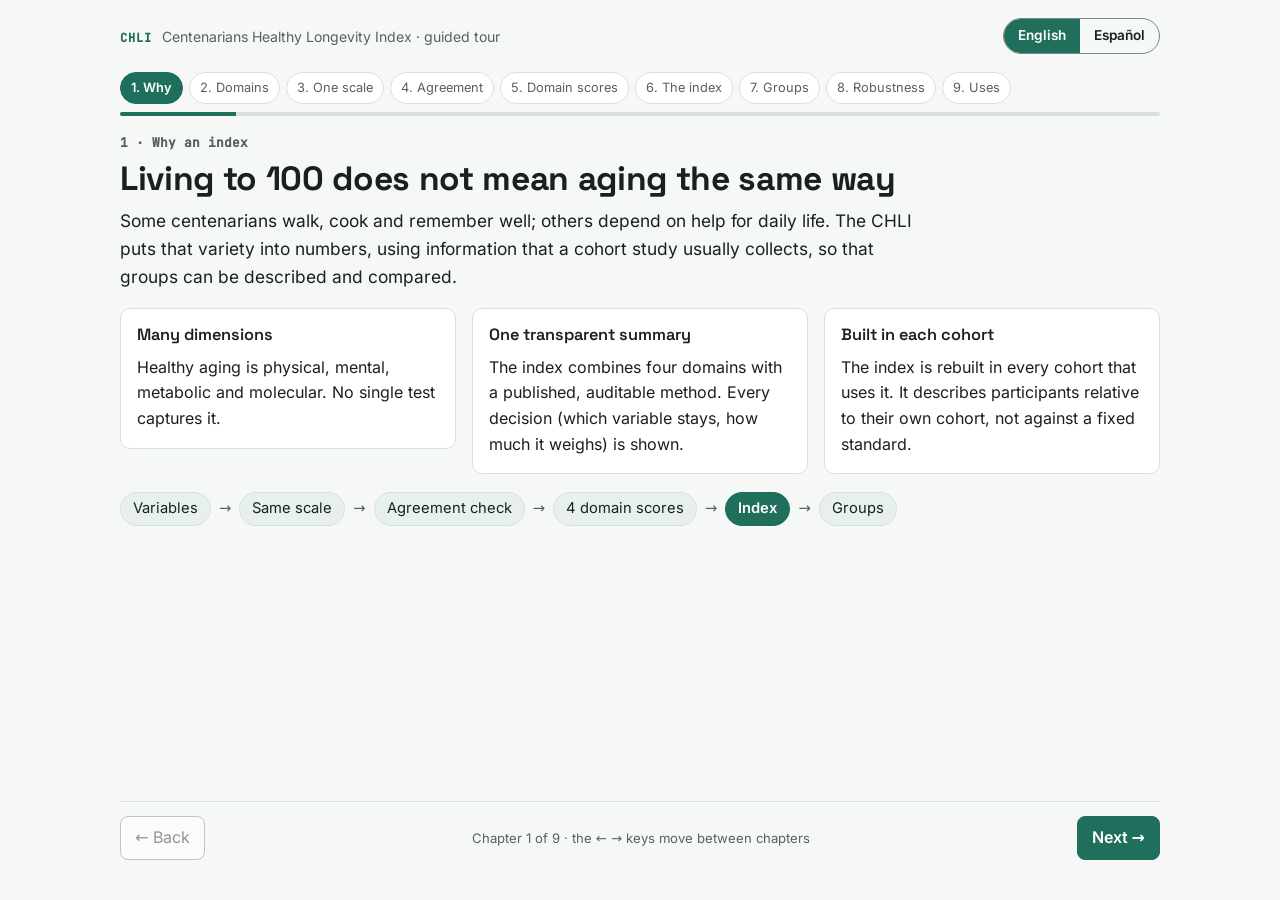
<file: web/tour.html>
<!doctype html>
<html lang="en">
<head>
<meta charset="utf-8">
<meta name="viewport" content="width=device-width, initial-scale=1, viewport-fit=cover">
<title>CHLI · guided tour</title>
<link rel="stylesheet" href="fonts/fonts.css">
<style>
/* A guided tour in nine chapters, one at a time (arrow keys or buttons). The interactive
   parts run the real pipeline (chli-core.js) on the simulated example cohort; figures
   quoted from the article are labelled as such. Same tokens as the calculator. */
:root {
  --bg: #f6f8f7; --surface: #ffffff; --ink: #18211e; --muted: #56625e; --line: #d9e1de; --field: #7b8883;
  --accent: #1f6f5c; --accent-ink: #ffffff; --soft: #e8f0ed; --grey: #9aa6a2;
  --d1: #1b7f5f; --d2: #2d4b9a; --d3: #6a52a3; --d4: #b5532a; --warn: #855b00; --warn-bg: #fff4d6;
  --f-display: "Space Grotesk", "Segoe UI", system-ui, sans-serif;
  --f-body: "Inter", "Segoe UI", system-ui, -apple-system, sans-serif;
  --f-mono: "JetBrains Mono", ui-monospace, Menlo, Consolas, monospace;
  --r: 10px;
}
@media (prefers-color-scheme: dark) { :root:not([data-theme="light"]) {
  --bg: #111816; --surface: #18211e; --ink: #e6eeeb; --muted: #a3b0ab; --line: #2c3834; --field: #6e7d78;
  --accent: #5cc3a5; --accent-ink: #0d1412; --soft: #1f2b27; --grey: #5d6b66;
  --d1: #4cc49a; --d2: #7f9ef0; --d3: #b29cf0; --d4: #f08a5d; --warn: #f2c24b; --warn-bg: #3a3014; color-scheme: dark; } }
:root[data-theme="dark"] {
  --bg: #111816; --surface: #18211e; --ink: #e6eeeb; --muted: #a3b0ab; --line: #2c3834; --field: #6e7d78;
  --accent: #5cc3a5; --accent-ink: #0d1412; --soft: #1f2b27; --grey: #5d6b66;
  --d1: #4cc49a; --d2: #7f9ef0; --d3: #b29cf0; --d4: #f08a5d; --warn: #f2c24b; --warn-bg: #3a3014; color-scheme: dark; }
* { box-sizing: border-box; }
[hidden] { display: none !important; }
html, body { margin: 0; }
body { background: var(--bg); color: var(--ink); font: 16px/1.6 var(--f-body);
  padding-left: max(16px, env(safe-area-inset-left, 0px)); padding-right: max(16px, env(safe-area-inset-right, 0px)); }
.wrap { max-width: 1040px; margin: 0 auto; padding-block: 18px 40px; display: grid; gap: 18px; min-height: 100vh; grid-template-rows: auto auto 1fr auto; }
h1, h2, h3 { font-family: var(--f-display); margin: 0; line-height: 1.2; text-wrap: balance; }
h2 { font-size: clamp(1.5rem, 3.4vw, 2.1rem); font-weight: 700; letter-spacing: -0.01em; }
h3 { font-size: 1.02rem; font-weight: 600; }
p { margin: 0; }
a { color: var(--accent); }
button, select, input { font: inherit; color: inherit; }
button { cursor: pointer; border-radius: 8px; border: 1px solid var(--field); background: var(--surface); padding: 8px 14px; min-height: 40px; }
button:hover { border-color: var(--accent); }
button.primary { background: var(--accent); color: var(--accent-ink); border-color: var(--accent); font-weight: 600; }
button:disabled { opacity: .45; cursor: default; }
:focus-visible { outline: 2px solid var(--accent); outline-offset: 2px; }
h2[tabindex="-1"]:focus { outline: none; }
#domcards { grid-template-columns: repeat(auto-fit, minmax(min(100%, 220px), 1fr)); }
select { background: var(--surface); border: 1px solid var(--field); border-radius: 8px; padding: 6px 10px; min-height: 40px; }
input[type="range"] { width: 100%; accent-color: var(--accent); min-height: 32px; }
.mono, .num { font-family: var(--f-mono); font-variant-numeric: tabular-nums; }
.muted { color: var(--muted); }
.small { font-size: 0.88rem; }

.top { display: flex; justify-content: space-between; align-items: center; gap: 12px; flex-wrap: wrap; }
.brand { display: flex; gap: 10px; align-items: baseline; flex-wrap: wrap; }
.eyebrow { font: 600 0.75rem/1 var(--f-mono); letter-spacing: 0.08em; text-transform: uppercase; color: var(--accent); }
.lang { display: inline-flex; border: 1px solid var(--field); border-radius: 999px; overflow: hidden; }
.lang button { border: none; border-radius: 0; min-height: 34px; padding: 4px 14px; background: transparent; font-size: 0.85rem; font-weight: 600; }
.lang button[aria-pressed="true"] { background: var(--accent); color: var(--accent-ink); }
.lang button:focus-visible { outline: 2px solid var(--accent); outline-offset: -4px; box-shadow: inset 0 0 0 4px var(--surface); }

.progress { display: grid; gap: 8px; }
.dots { display: flex; gap: 6px; flex-wrap: wrap; list-style: none; margin: 0; padding: 0; }
.dots button { min-height: 32px; padding: 3px 10px; font-size: 0.8rem; border-radius: 999px; border-color: var(--line); color: var(--muted); }
.dots button[aria-current="step"] { background: var(--accent); color: var(--accent-ink); border-color: var(--accent); font-weight: 600; }
.bar { height: 4px; border-radius: 2px; background: var(--line); overflow: hidden; }
.bar > i { display: block; height: 100%; background: var(--accent); transition: width .25s ease; }

.chapter { display: grid; gap: 18px; align-content: start; }
.chapter > header { display: grid; gap: 8px; }
.kicker { font: 600 0.8rem var(--f-mono); color: var(--muted); }
.lede { font-size: 1.08rem; max-width: 72ch; }
.cols { display: grid; grid-template-columns: repeat(auto-fit, minmax(min(100%, 300px), 1fr)); gap: 16px; align-items: start; }
.card { background: var(--surface); border: 1px solid var(--line); border-radius: var(--r); padding: 16px; display: grid; gap: 10px; min-width: 0; }
.card.dom { border-top: 5px solid var(--c); }
.card.dom h3 { color: var(--c); }
.tag { font: 600 0.72rem var(--f-mono); letter-spacing: .06em; text-transform: uppercase; color: var(--muted); }
ul.list { margin: 0; padding-left: 18px; display: grid; gap: 3px; }
.big { font: 700 2.2rem/1 var(--f-display); color: var(--accent); }
.fact { display: grid; gap: 2px; }
.facts { display: grid; grid-template-columns: repeat(auto-fit, minmax(150px, 1fr)); gap: 12px; }
.source { font-size: 0.82rem; color: var(--muted); border-left: 3px solid var(--line); padding-left: 10px; }
.sim { display: inline-block; font: 600 0.72rem var(--f-mono); letter-spacing: .05em; text-transform: uppercase; background: var(--warn-bg); color: var(--warn); padding: 2px 8px; border-radius: 999px; }
.controls { display: flex; flex-wrap: wrap; gap: 10px 16px; align-items: center; }
.controls label { display: flex; gap: 8px; align-items: center; flex-wrap: wrap; }
.out { font: 600 1.1rem var(--f-display); }
svg { display: block; width: 100%; height: auto; }
svg text { fill: var(--muted); font: 12px var(--f-mono); }
svg .lbl { fill: var(--ink); font: 13px var(--f-body); }
.legend { display: flex; flex-wrap: wrap; gap: 6px 16px; font-size: 0.85rem; color: var(--muted); }
.key { display: inline-block; width: 12px; height: 12px; border-radius: 3px; vertical-align: -1px; margin-right: 5px; }
.flow { display: flex; flex-wrap: wrap; gap: 8px; align-items: center; font-size: 0.92rem; }
.flow span.step { background: var(--soft); border: 1px solid var(--line); border-radius: 999px; padding: 4px 12px; }
.flow span.step.on { background: var(--accent); color: var(--accent-ink); border-color: var(--accent); font-weight: 600; }
.flow i { color: var(--muted); font-style: normal; }
.pheno { display: inline-block; font-weight: 700; padding: 2px 10px; border-radius: 999px; background: var(--soft); }
.cta { display: flex; gap: 12px; flex-wrap: wrap; }
.cta a { display: inline-flex; align-items: center; min-height: 44px; padding: 8px 16px; border-radius: 8px; border: 1px solid var(--accent); text-decoration: none; font-weight: 600; }
.cta a.primary { background: var(--accent); color: var(--accent-ink); }
nav.pager { display: flex; justify-content: space-between; align-items: center; gap: 12px; flex-wrap: wrap; border-top: 1px solid var(--line); padding-top: 14px; }
.hint { font-size: 0.82rem; color: var(--muted); }
@media (prefers-reduced-motion: reduce) { * { transition: none !important; } }
@media print { .progress, nav.pager, .lang { display: none !important; } .chapter[hidden] { display: grid !important; } .chapter { break-after: page; } }
</style>
</head>
<body>
<div class="wrap">
  <header class="top">
    <h1 class="brand"><span class="eyebrow">CHLI</span> <span class="muted small" style="font:400 0.88rem var(--f-body)" data-t="brand"></span></h1>
    <div class="lang" role="group" aria-label="Language / Idioma">
      <button type="button" data-lang="en" aria-pressed="true" lang="en">English</button>
      <button type="button" data-lang="es" aria-pressed="false" lang="es">Español</button>
    </div>
  </header>

  <nav class="progress" aria-label="Chapters" data-aria="nav_chapters">
    <ol class="dots" id="dots"></ol>
    <div class="bar" aria-hidden="true"><i id="bar"></i></div>
  </nav>

  <main id="chapters">

    <!-- 1 · why -->
    <section class="chapter" data-ch="why" aria-labelledby="h-why">
      <header><span class="kicker" data-t="k1"></span><h2 id="h-why" tabindex="-1" data-t="t1"></h2><p class="lede" data-t="l1"></p></header>
      <div class="cols">
        <div class="card"><h3 data-t="why_a_h"></h3><p data-t="why_a"></p></div>
        <div class="card"><h3 data-t="why_b_h"></h3><p data-t="why_b"></p></div>
        <div class="card"><h3 data-t="why_c_h"></h3><p data-t="why_c"></p></div>
      </div>
      <div class="flow" role="group" aria-label="Steps" data-aria="nav_steps" id="flow1"></div>
    </section>

    <!-- 2 · the four domains -->
    <section class="chapter" data-ch="domains" aria-labelledby="h-dom" hidden>
      <header><span class="kicker" data-t="k2"></span><h2 id="h-dom" tabindex="-1" data-t="t2"></h2><p class="lede" data-t="l2"></p></header>
      <div class="cols" id="domcards"></div>
      <p class="source" data-t="src_article"></p>
    </section>

    <!-- 3 · one scale -->
    <section class="chapter" data-ch="scale" aria-labelledby="h-scale" hidden>
      <header><span class="kicker" data-t="k3"></span><h2 id="h-scale" tabindex="-1" data-t="t3"></h2><p class="lede" data-t="l3"></p></header>
      <div class="card">
        <div class="controls"><label><span data-t="pick_var"></span> <select id="sel-var"></select></label><span class="sim" data-t="simulated"></span></div>
        <div class="cols">
          <div><h3 data-t="raw_h"></h3><div id="hist-raw"></div><p class="small muted" id="raw-note"></p></div>
          <div><h3 data-t="z_h"></h3><div id="hist-z"></div><p class="small muted" id="z-note"></p></div>
        </div>
      </div>
    </section>

    <!-- 4 · do the variables agree? -->
    <section class="chapter" data-ch="screen" aria-labelledby="h-screen" hidden>
      <header><span class="kicker" data-t="k4"></span><h2 id="h-screen" tabindex="-1" data-t="t4"></h2><p class="lede" data-t="l4"></p></header>
      <div class="cols">
        <div class="card">
          <div class="controls">
            <label><span data-t="pick_dom"></span> <select id="sel-scr"></select></label>
            <span class="sim" data-t="simulated"></span>
          </div>
          <label for="thr" class="small"><span data-t="thr_lbl"></span> <b class="num" id="thr-v"></b></label>
          <input type="range" id="thr" min="0" max="0.6" step="0.01" value="0.2" aria-describedby="thr-help">
          <p class="small muted" id="thr-help" data-t="thr_help"></p>
          <div id="itbars"></div>
          <div class="legend"><span><i class="key" style="background:var(--accent)"></i><span data-t="kept"></span></span><span><i class="key" style="background:var(--grey)"></i><span data-t="set_aside"></span></span></div>
        </div>
        <div class="card">
          <h3 data-t="alpha_h"></h3>
          <p><span data-t="alpha_now"></span> <span class="out num" id="alpha-v"></span></p>
          <p class="small" data-t="alpha_expl"></p>
          <p class="source" data-t="screen_article"></p>
        </div>
      </div>
    </section>

    <!-- 5 · one score per domain -->
    <section class="chapter" data-ch="pca" aria-labelledby="h-pca" hidden>
      <header><span class="kicker" data-t="k5"></span><h2 id="h-pca" tabindex="-1" data-t="t5"></h2><p class="lede" data-t="l5"></p></header>
      <div class="cols">
        <div class="card"><div class="controls"><h3 data-t="weights_h"></h3><span class="sim" data-t="simulated"></span></div><div id="wbars"></div></div>
        <div class="card">
          <h3 data-t="pca_article_h"></h3>
          <div class="facts">
            <div class="fact" style="--c:var(--d1)"><span class="big" style="color:var(--d1)">61.6%</span><span class="small">D1</span></div>
            <div class="fact"><span class="big" style="color:var(--d3)">45.3%</span><span class="small">D3</span></div>
            <div class="fact"><span class="big" style="color:var(--d4)">37.7%</span><span class="small">D4</span></div>
          </div>
          <p class="small" data-t="pca_article"></p>
          <p class="small" data-t="formative_expl"></p>
        </div>
      </div>
    </section>

    <!-- 6 · the index -->
    <section class="chapter" data-ch="index" aria-labelledby="h-index" hidden>
      <header><span class="kicker" data-t="k6"></span><h2 id="h-index" tabindex="-1" data-t="t6"></h2><p class="lede" data-t="l6"></p></header>
      <div class="card">
        <div class="controls"><label for="who" style="flex:1 1 260px"><span data-t="who_lbl"></span></label><span class="sim" data-t="simulated"></span></div>
        <input type="range" id="who" min="0" max="179" step="1" value="20" aria-describedby="who-out">
        <div class="cols">
          <div id="profile"></div>
          <div class="fact" id="who-out" aria-live="polite"></div>
        </div>
      </div>
      <p class="source" data-t="index_formula"></p>
    </section>

    <!-- 7 · phenotypes -->
    <section class="chapter" data-ch="pheno" aria-labelledby="h-pheno" hidden>
      <header><span class="kicker" data-t="k7"></span><h2 id="h-pheno" tabindex="-1" data-t="t7"></h2><p class="lede" data-t="l7"></p></header>
      <div class="cols">
        <div class="card">
          <div class="controls" role="radiogroup" aria-labelledby="split-lbl">
            <span id="split-lbl" class="small" data-t="split_lbl"></span>
            <label><input type="radio" name="split" value="median" checked> <span data-t="split_med"></span></label>
            <label><input type="radio" name="split" value="tert"> <span data-t="split_tert"></span></label>
            <span class="sim" data-t="simulated"></span>
          </div>
          <div id="hist-ph"></div>
          <p class="small muted" id="ph-note" aria-live="polite"></p>
        </div>
        <div class="card">
          <h3 data-t="ph_article_h"></h3>
          <div class="facts"><div class="fact"><span class="big">82</span><span class="small" data-t="lab_h"></span></div><div class="fact"><span class="big" style="color:var(--d4)">81</span><span class="small" data-t="lab_nh"></span></div></div>
          <p class="small" data-t="ph_article"></p>
        </div>
      </div>
    </section>

    <!-- 8 · is it robust? -->
    <section class="chapter" data-ch="robust" aria-labelledby="h-rob" hidden>
      <header><span class="kicker" data-t="k8"></span><h2 id="h-rob" tabindex="-1" data-t="t8"></h2><p class="lede" data-t="l8"></p></header>
      <div class="cols">
        <div class="card"><span class="big">0.955</span><p data-t="rob1"></p></div>
        <div class="card"><span class="big">0.921</span><p data-t="rob2"></p></div>
        <div class="card"><span class="big">0.03–0.61</span><p data-t="rob3"></p></div>
      </div>
      <p class="source" data-t="src_article"></p>
    </section>

    <!-- 9 · what it is for -->
    <section class="chapter" data-ch="use" aria-labelledby="h-use" hidden>
      <header><span class="kicker" data-t="k9"></span><h2 id="h-use" tabindex="-1" data-t="t9"></h2><p class="lede" data-t="l9"></p></header>
      <div class="cols">
        <div class="card"><h3 data-t="use_yes_h"></h3><ul class="list"><li data-t="use1"></li><li data-t="use2"></li><li data-t="use3"></li><li data-t="use4"></li></ul></div>
        <div class="card"><h3 data-t="use_no_h"></h3><ul class="list"><li data-t="no1"></li><li data-t="no2"></li><li data-t="no3"></li></ul></div>
      </div>
      <div class="card">
        <h3 data-t="try_h"></h3>
        <p data-t="try_p"></p>
        <div class="cta"><a class="primary" href="index.html" id="cta-calc" data-t="cta_calc"></a><a href="https://github.com/jviviana04-coder/chli-index" id="cta-repo" data-t="cta_repo"></a></div>
      </div>
      <p class="source" data-t="cite"></p>
    </section>
  </main>

  <nav class="pager" aria-label="Tour" data-aria="nav_tour">
    <button type="button" id="prev" data-t="prev"></button>
    <span class="hint" id="pos" aria-live="polite"></span>
    <button type="button" class="primary" id="next" data-t="next"></button>
  </nav>
</div>

<script src="chli-core.js"></script>
<script src="example-data.js"></script>
<script>
(function () {
  "use strict";
  const I18N = {
    en: {
      brand: "Centenarians Healthy Longevity Index · guided tour",
      chapters: ["Why", "Domains", "One scale", "Agreement", "Domain scores", "The index", "Groups", "Robustness", "Uses"],
      prev: "← Back", next: "Next →", last: "Open the calculator", pos: "Chapter {i} of {n} · the ← → keys move between chapters",
      simulated: "simulated data",
      src_article: "Figures from the article: Colombian centenarian cohort, 163 participants.",
      k1: "1 · Why an index", t1: "Living to 100 does not mean aging the same way",
      l1: "Some centenarians walk, cook and remember well; others depend on help for daily life. The CHLI puts that variety into numbers, using information that a cohort study usually collects, so that groups can be described and compared.",
      why_a_h: "Many dimensions", why_a: "Healthy aging is physical, mental, metabolic and molecular. No single test captures it.",
      why_b_h: "One transparent summary", why_b: "The index combines four domains with a published, auditable method. Every decision (which variable stays, how much it weighs) is shown.",
      why_c_h: "Built in each cohort", why_c: "The index is rebuilt in every cohort that uses it. It describes participants relative to their own cohort, not against a fixed standard.",
      flow: ["Variables", "Same scale", "Agreement check", "4 domain scores", "Index", "Groups"],
      k2: "2 · What goes in", t2: "Four domains of aging, 23 variables",
      l2: "The article used the information collected in the Colombian centenarian cohort, organized in four domains. Another cohort can use its own variables, as long as each one belongs clearly to a domain.",
      doms: [
        ["D1", "Physical function", "Reflective", ["Barthel index", "Lawton-Brody scale", "SPPB", "Handgrip strength", "Frailty", "Sarcopenia"]],
        ["D2", "Molecular biological aging", "Formative", ["Mitochondrial DNA copy number", "Telomere length", "Phenotypic age (residual)"]],
        ["D3", "Cognitive-psychological status", "Reflective", ["MMSE", "CDR", "Yesavage depression scale", "Life satisfaction (SWLS)", "Insomnia (ISI)", "Anxiety (GAI-SF)"]],
        ["D4", "Metabolic-nutritional status", "Reflective", ["MNA", "BMI (distance to optimum)", "Hemoglobin", "Albumin", "CRP", "Vitamin D", "Vitamin B12", "Creatinine"]],
      ],
      k3: "3 · One scale", t3: "Put every variable on the same scale, pointing the same way",
      l3: "Grip strength is in kilograms and the Barthel index in points. Each variable is standardized (z-score: 0 is the cohort average, ±1 is one standard deviation). Scales where a high value is worse, such as frailty, are flipped, so that higher always means healthier.",
      pick_var: "Variable:", raw_h: "As measured", z_h: "Standardized, higher = healthier",
      raw_note: "Units of the original scale.", z_note_up: "Same shape, now centered at 0.", z_note_down: "Flipped: in this scale a high value meant worse health.",
      vars: { barthel: "Barthel index (points)", handgrip_kg: "Handgrip strength (kg)", frailty: "Frailty score (higher = frailer)", bmi: "BMI (kg/m²): distance to 24" },
      k4: "4 · Do the variables agree?", t4: "Keep only the variables that agree with their domain",
      l4: "In a reflective domain all variables should rise and fall together. For each one, the method measures its correlation with the sum of the others (corrected item-total correlation, Spearman). Variables below 0.20 are set aside, once.",
      pick_dom: "Domain:", thr_lbl: "Threshold:", thr_help: "Moving the threshold shows which variables would be set aside and how the internal consistency changes. The published method uses 0.20.",
      kept: "kept", set_aside: "set aside",
      alpha_h: "Internal consistency", alpha_now: "Cronbach's alpha with the variables kept:",
      alpha_expl: "Alpha measures how much the variables of a domain agree. Removing a variable that does not agree usually raises it.",
      screen_article: "In the article the check set aside 4 of 23 variables: anxiety (GAI-SF) from D3, and vitamin D, vitamin B12 and creatinine from D4. Alpha rose from 0.691 to 0.768 in D3 and from 0.471 to 0.625 in D4.",
      k5: "5 · One score per domain", t5: "Summarize each domain in one score",
      l5: "The variables that remain are combined by principal component analysis: it finds the weighting that keeps as much of their shared information as possible. Variables that agree more with the rest weigh more.",
      weights_h: "Weight of each variable in D1", pca_article_h: "In the article: information kept by one score",
      pca_article: "Share of the variance of each domain captured by its first principal component. A higher share means the variables of the domain move more closely together.",
      formative_expl: "D2 is different: telomeres, mitochondrial DNA and phenotypic age measure distinct processes, so they are not expected to agree (alpha 0.137 in the article). D2 is their simple average, with no screening.",
      k6: "6 · The index", t6: "Average the four domains: that is the CHLI",
      l6: "The four domain scores are averaged with equal weights, so no domain dominates because it has more variables, and the result is standardized again. The slider steps through different simulated participants.",
      who_lbl: "Participant, ordered from lowest to highest index:",
      who_out: "CHLI {v}", who_rank: "Position {r} of {n} in this cohort", who_group: "Group by thirds:",
      index_formula: "CHLI = z( (D1 + D2 + D3 + D4) / 4 ). The value only has meaning inside the cohort where it was built.",
      k7: "7 · Groups", t7: "Group participants by their index",
      l7: "For comparisons, the cohort can be split at the median of the index (two groups) or into thirds (three groups). The groups are relative to the cohort: “Healthy” is the half or third with the higher index among these participants, and “Non-healthy” the half or third with the lower index.",
      split_lbl: "Split:", split_med: "at the median", split_tert: "into thirds",
      ph_note_med: "Median split: {h} Healthy and {d} Non-healthy participants.",
      ph_note_tert: "Thirds: {h} Healthy, {i} Intermediate and {d} Non-healthy participants.",
      ph_article_h: "In the article: split at the median",
      ph_article: "The median split is the one used in the article's analyses.",
      k8: "8 · Is it robust?", t8: "Different reasonable choices give the same ranking",
      l8: "A useful index should not depend on one arbitrary decision. The article checked what happens when the four domains are weighted by a second principal component, or when one domain is left out.",
      rob1: "Spearman correlation between the CHLI and an index that weights the domains by a second-level principal component (which explains 51.0% of their variance).",
      rob2: "Correlation between the full CHLI and the CHLI built without the molecular domain (D2).",
      rob3: "Range of correlations between domains: related, but each adds its own information.",
      k9: "9 · What it is for", t9: "What the CHLI is useful for, and what it is not",
      l9: "The CHLI is an instrument for characterizing phenotypes. It turns many measurements into one transparent summary and a few groups that can be compared.",
      use_yes_h: "Useful for", use1: "Describing how varied healthy aging is in an extreme-longevity cohort.",
      use2: "Defining groups (Healthy and Non-healthy) to compare other data between them, for example molecular or metabolomic profiles.",
      use3: "Repeating the method in other cohorts to test whether the same domains and patterns appear (external validation).",
      use4: "Reporting every decision of the method, so that others can audit it.",
      use_no_h: "Not meant for",
      no1: "Diagnosing or predicting the outcome of an individual person.",
      no2: "Comparing scores between cohorts: each index is relative to its own cohort.",
      no3: "Replacing clinical judgement. In the article, the physical function domain (D1) alone discriminated mortality as well as the full index (optimism-corrected c-index 0.745 for both).",
      try_h: "Use with data from other cohorts", try_p: "The calculator runs in the browser: the data never leave the computer. There is also a Python package with the same method and numbers.",
      cta_calc: "Open the calculator", cta_repo: "Code and documentation",
      cite: "Aya V, et al. The Centenarians Healthy Longevity Index: a multidimensional framework for phenotypic characterization of successful aging. Manuscript in preparation.",
      ph: { Healthy: "Healthy", Intermediate: "Intermediate", "Non-healthy": "Non-healthy" },
      lab_h: "Healthy", lab_nh: "Non-healthy", nav_chapters: "Chapters", nav_steps: "Steps", nav_tour: "Tour",
    },
    es: {
      brand: "Índice de Longevidad Saludable en Centenarios · recorrido guiado",
      chapters: ["Por qué", "Dominios", "Una escala", "Concordancia", "Puntajes", "El índice", "Grupos", "Robustez", "Usos"],
      prev: "← Atrás", next: "Siguiente →", last: "Abrir la calculadora", pos: "Capítulo {i} de {n} · las teclas ← → cambian de capítulo",
      simulated: "datos simulados",
      src_article: "Cifras del artículo: cohorte colombiana de centenarios, 163 participantes.",
      k1: "1 · Por qué un índice", t1: "Llegar a los 100 años no significa envejecer igual",
      l1: "Algunos centenarios caminan, cocinan y recuerdan bien; otros dependen de ayuda para la vida diaria. El CHLI convierte esa variedad en números, con información que un estudio de cohorte suele recoger, para poder describir y comparar grupos.",
      why_a_h: "Muchas dimensiones", why_a: "El envejecimiento saludable es físico, mental, metabólico y molecular. Ninguna prueba sola lo captura.",
      why_b_h: "Un resumen transparente", why_b: "El índice combina cuatro dominios con un método publicado y auditable. Cada decisión (qué variable se queda, cuánto pesa) queda a la vista.",
      why_c_h: "Se construye en cada cohorte", why_c: "El índice se vuelve a construir en cada cohorte que lo usa. Describe a los participantes en relación con su propia cohorte, no contra un estándar fijo.",
      flow: ["Variables", "Misma escala", "Concordancia", "4 puntajes de dominio", "Índice", "Grupos"],
      k2: "2 · Qué entra", t2: "Cuatro dominios del envejecimiento, 23 variables",
      l2: "El artículo usó la información recogida en la cohorte colombiana de centenarios, organizada en cuatro dominios. Otra cohorte puede usar sus propias variables, siempre que cada una pertenezca claramente a un dominio.",
      doms: [
        ["D1", "Función física", "Reflexivo", ["Índice de Barthel", "Escala de Lawton-Brody", "SPPB", "Fuerza de prensión", "Fragilidad", "Sarcopenia"]],
        ["D2", "Envejecimiento biológico molecular", "Formativo", ["Número de copias de ADN mitocondrial", "Longitud telomérica", "Edad fenotípica (residuo)"]],
        ["D3", "Estado cognitivo-psicológico", "Reflexivo", ["MMSE", "CDR", "Escala de depresión de Yesavage", "Satisfacción con la vida (SWLS)", "Insomnio (ISI)", "Ansiedad (GAI-SF)"]],
        ["D4", "Estado metabólico-nutricional", "Reflexivo", ["MNA", "IMC (distancia al óptimo)", "Hemoglobina", "Albúmina", "PCR", "Vitamina D", "Vitamina B12", "Creatinina"]],
      ],
      k3: "3 · Una escala", t3: "Llevar todas las variables a la misma escala y en la misma dirección",
      l3: "La fuerza de prensión se mide en kilogramos y el índice de Barthel en puntos. Cada variable se estandariza (puntaje z: 0 es el promedio de la cohorte y ±1 es una desviación estándar). Las escalas en las que un valor alto es peor, como la fragilidad, se invierten, para que más alto siempre signifique más saludable.",
      pick_var: "Variable:", raw_h: "Tal como se midió", z_h: "Estandarizada, más alto = más saludable",
      raw_note: "Unidades de la escala original.", z_note_up: "La misma forma, ahora centrada en 0.", z_note_down: "Invertida: en esta escala un valor alto significaba peor salud.",
      vars: { barthel: "Índice de Barthel (puntos)", handgrip_kg: "Fuerza de prensión (kg)", frailty: "Fragilidad (más alto = más frágil)", bmi: "IMC (kg/m²): distancia a 24" },
      k4: "4 · ¿Concuerdan las variables?", t4: "Conservar solo las variables que concuerdan con su dominio",
      l4: "En un dominio reflexivo todas las variables deberían subir y bajar juntas. Para cada una, el método mide su correlación con la suma de las demás (correlación ítem-total corregida, de Spearman). Las que quedan por debajo de 0,20 se apartan, una sola vez.",
      pick_dom: "Dominio:", thr_lbl: "Umbral:", thr_help: "Al mover el umbral se ve qué variables se apartarían y cómo cambia la consistencia interna. El método publicado usa 0,20.",
      kept: "se conserva", set_aside: "se aparta",
      alpha_h: "Consistencia interna", alpha_now: "Alfa de Cronbach con las variables conservadas:",
      alpha_expl: "Alfa mide cuánto concuerdan las variables de un dominio. Retirar una variable que no concuerda suele aumentarlo.",
      screen_article: "En el artículo la comprobación apartó 4 de las 23 variables: ansiedad (GAI-SF) en D3, y vitamina D, vitamina B12 y creatinina en D4. Alfa subió de 0,691 a 0,768 en D3 y de 0,471 a 0,625 en D4.",
      k5: "5 · Un puntaje por dominio", t5: "Resumir cada dominio en un puntaje",
      l5: "Las variables que quedan se combinan con un análisis de componentes principales: encuentra la ponderación que conserva la mayor parte posible de la información que comparten. Las variables que más concuerdan con el resto pesan más.",
      weights_h: "Peso de cada variable en D1", pca_article_h: "En el artículo: información que conserva un solo puntaje",
      pca_article: "Proporción de la varianza de cada dominio que captura su primera componente principal. Una proporción mayor indica que las variables del dominio se mueven más juntas.",
      formative_expl: "D2 es distinto: los telómeros, el ADN mitocondrial y la edad fenotípica miden procesos diferentes, así que no se espera que concuerden (alfa 0,137 en el artículo). D2 es su promedio simple, sin cribado.",
      k6: "6 · El índice", t6: "Promediar los cuatro dominios: eso es el CHLI",
      l6: "Los cuatro puntajes de dominio se promedian con pesos iguales, para que ningún dominio domine por tener más variables, y el resultado se vuelve a estandarizar. El control permite recorrer distintos participantes simulados.",
      who_lbl: "Participante, ordenados de menor a mayor índice:",
      who_out: "CHLI {v}", who_rank: "Posición {r} de {n} en esta cohorte", who_group: "Grupo por terciles:",
      index_formula: "CHLI = z( (D1 + D2 + D3 + D4) / 4 ). El valor solo tiene sentido dentro de la cohorte en la que se construyó.",
      k7: "7 · Grupos", t7: "Agrupar a los participantes según su índice",
      l7: "Para comparar, la cohorte puede dividirse en la mediana del índice (dos grupos) o en terciles (tres grupos). Los grupos son relativos a la cohorte: el grupo «Saludable» (Healthy) es la mitad o el tercio con mejor índice entre estos participantes, y el grupo «No saludable» (Non-healthy), la mitad o el tercio con menor índice.",
      split_lbl: "División:", split_med: "en la mediana", split_tert: "en terciles",
      ph_note_med: "Partición por la mediana: {h} participantes en el grupo Saludable y {d} en el grupo No saludable.",
      ph_note_tert: "Terciles: {h} en el grupo Saludable, {i} en Intermedio y {d} en No saludable.",
      ph_article_h: "En el artículo: partición por la mediana",
      ph_article: "La partición por la mediana es la que usan los análisis del artículo.",
      k8: "8 · ¿Es robusto?", t8: "Otras decisiones razonables dan el mismo ordenamiento",
      l8: "Un índice útil no debería depender de una decisión arbitraria. El artículo comprobó qué pasa si los cuatro dominios se ponderan con una segunda componente principal, o si se deja fuera un dominio.",
      rob1: "Correlación de Spearman entre el CHLI y un índice que pondera los dominios con una componente principal de segundo nivel (que explica el 51,0 % de su varianza).",
      rob2: "Correlación entre el CHLI completo y el CHLI construido sin el dominio molecular (D2).",
      rob3: "Rango de las correlaciones entre dominios: relacionados, pero cada uno aporta información propia.",
      k9: "9 · Para qué sirve", t9: "Para qué sirve el CHLI y para qué no",
      l9: "El CHLI es un instrumento para caracterizar fenotipos. Convierte muchas mediciones en un resumen transparente y unos pocos grupos que se pueden comparar.",
      use_yes_h: "Sirve para", use1: "Describir qué tan variado es el envejecimiento saludable en una cohorte de longevidad extrema.",
      use2: "Definir grupos (Saludable y No saludable) para comparar otros datos entre ellos, por ejemplo perfiles moleculares o metabolómicos.",
      use3: "Repetir el método en otras cohortes para comprobar si aparecen los mismos dominios y patrones (validación externa).",
      use4: "Informar cada decisión del método, para que otros puedan auditarla.",
      use_no_h: "No está pensado para",
      no1: "Diagnosticar ni predecir el desenlace de una persona.",
      no2: "Comparar puntajes entre cohortes: cada índice es relativo a su propia cohorte.",
      no3: "Reemplazar el juicio clínico. En el artículo, el dominio de función física (D1) por sí solo discriminó la mortalidad igual que el índice completo (c-index corregido de 0,745 en ambos).",
      try_h: "Uso con datos de otras cohortes", try_p: "La calculadora funciona en el navegador: los datos nunca salen del computador. También hay un paquete de Python con el mismo método y los mismos números.",
      cta_calc: "Abrir la calculadora", cta_repo: "Código y documentación",
      cite: "Aya V, et al. The Centenarians Healthy Longevity Index: a multidimensional framework for phenotypic characterization of successful aging. Manuscrito en preparación.",
      ph: { Healthy: "Saludable", Intermediate: "Intermedio", "Non-healthy": "No saludable" },
      lab_h: "Saludable", lab_nh: "No saludable", nav_chapters: "Capítulos", nav_steps: "Pasos", nav_tour: "Recorrido",
    },
  };

  const ES_NAMES = { "Barthel index": "Índice de Barthel", "Lawton-Brody scale": "Escala de Lawton-Brody", "Handgrip dynamometry": "Dinamometría",
    "Frailty score": "Fragilidad", "Sarcopenia classification": "Sarcopenia", "Yesavage GDS": "GDS de Yesavage", "Short anxiety scale": "Ansiedad (escala breve)",
    "BMI, distance to optimum": "IMC (distancia al óptimo)", "Hemoglobin": "Hemoglobina", "Serum albumin": "Albúmina", "CRP": "PCR", "Vitamin B12": "Vitamina B12" };
  const $ = (id) => document.getElementById(id);
  const S = CHLI.stats;
  const state = { lang: "en", ch: 0 };
  const T = (k, v) => { let s = I18N[state.lang][k] ?? I18N.en[k] ?? k; if (v && typeof s === "string") for (const [a, b] of Object.entries(v)) s = s.split(`{${a}}`).join(b); return s; };
  const nm = (s) => (state.lang === "es" && ES_NAMES[s]) || s;
  const esc = (s) => String(s ?? "").replace(/[&<>"']/g, (c) => ({ "&": "&amp;", "<": "&lt;", ">": "&gt;", '"': "&quot;", "'": "&#39;" }[c]));
  const fmt = (v, d = 2) => (Number.isFinite(v) ? v.toFixed(d) : "—").replace(".", state.lang === "es" ? "," : ".").replace("-", "−");
  const DC = ["var(--d1)", "var(--d2)", "var(--d3)", "var(--d4)"];
  const chapters = [...document.querySelectorAll(".chapter")];

  // ------------------------------------------------------------ data: the simulated example, run through the real pipeline
  const EX = window.CHLI_EXAMPLE, rows = CHLI.parseCSV(EX.csv).rows, cfg = EX.config;
  const res = CHLI.build(rows, cfg, "id");
  const num = (col) => rows.map((r) => CHLI.parseNumber(r[col])[0]);
  const itemOf = (col) => cfg.domains.flatMap((d) => d.items).find((i) => i.column === col);
  function prepared(it) { let x = num(it.column); if (it.transform === "neg_abs_distance") x = x.map((v) => -Math.abs(v - it.target)); return S.zscore(x.map((v) => (it.polarity || 1) * v)); }

  // ------------------------------------------------------------ small chart helpers (SVG)
  function histogram(values, opts) {
    const W = 460, H = opts.h || 170, P = { l: 30, r: 10, t: 10, b: 26 }, v = values.filter(Number.isFinite);
    const mn = opts.min ?? Math.min(...v), mx = opts.max ?? Math.max(...v), nb = opts.bins || 18, w = (mx - mn) / nb || 1;
    const counts = new Array(nb).fill(0), cls = new Array(nb).fill(null);
    v.forEach((x) => { const i = Math.min(nb - 1, Math.max(0, Math.floor((x - mn) / w))); counts[i]++; });
    const cmax = Math.max(...counts, 1), X = (x) => P.l + ((x - mn) / (mx - mn || 1)) * (W - P.l - P.r), Y = (c) => H - P.b - (c / cmax) * (H - P.t - P.b);
    let g = "";
    counts.forEach((c, i) => {
      const x0 = X(mn + i * w), x1 = X(mn + (i + 1) * w), mid = mn + (i + 0.5) * w;
      const fill = opts.colorAt ? opts.colorAt(mid) : (opts.color || "var(--accent)");
      g += `<rect x="${x0 + 0.5}" y="${Y(c)}" width="${Math.max(0, x1 - x0 - 1)}" height="${H - P.b - Y(c)}" fill="${fill}" opacity="0.85"></rect>`;
    });
    (opts.lines || []).forEach(([x, col, dash]) => { g += `<line x1="${X(x)}" x2="${X(x)}" y1="${P.t}" y2="${H - P.b}" stroke="${col}" stroke-width="2" stroke-dasharray="${dash || ""}"></line>`; });
    const ticks = [[mn, "start"], [(mn + mx) / 2, "middle"], [mx, "end"]].map(([x, a]) => `<text x="${X(x)}" y="${H - 7}" text-anchor="${a}">${fmt(x, opts.dec ?? 1)}</text>`).join("");
    return `<svg viewBox="0 0 ${W} ${H}" role="img" aria-label="${esc(opts.label)}"><line x1="${P.l}" x2="${W - P.r}" y1="${H - P.b}" y2="${H - P.b}" stroke="var(--line)"></line>${g}${ticks}</svg>`;
  }
  function hbars(items, opts) { // items: [label, value, color]
    const W = 460, rowH = 30, L = opts.labelW || 170, H = items.length * rowH + 22, max = opts.max || Math.max(...items.map((i) => Math.abs(i[1])), 0.01);
    const X = (v) => L + (Math.min(Math.abs(v), max) / max) * (W - L - 56);
    let g = "";
    items.forEach(([lab, v, col], i) => {
      const y = 6 + i * rowH;
      g += `<text class="lbl" x="${L - 8}" y="${y + 16}" text-anchor="end">${esc(lab)}</text><rect x="${L}" y="${y + 5}" width="${Math.max(1, X(Math.max(0, v)) - L)}" height="16" rx="4" fill="${col}"></rect><text x="${X(Math.max(0, v)) + 6}" y="${y + 17}">${fmt(v, opts.dec ?? 2)}</text>`;
    });
    if (opts.threshold !== undefined) { const x = X(opts.threshold); g += `<line x1="${x}" x2="${x}" y1="2" y2="${H - 14}" stroke="var(--ink)" stroke-width="1.5" stroke-dasharray="4 3"></line><text x="${x}" y="${H - 2}" text-anchor="middle">${fmt(opts.threshold, 2)}</text>`; }
    return `<svg viewBox="0 0 ${W} ${H}" role="img" aria-label="${esc(opts.label)}">${g}</svg>`;
  }

  // ------------------------------------------------------------ chapters
  function renderFlow() {
    $("flow1").innerHTML = T("flow").map((s, i) => `${i ? "<i aria-hidden=\"true\">→</i>" : ""}<span class="step${i === 4 ? " on" : ""}">${esc(s)}</span>`).join("");
  }
  function renderDomains() {
    $("domcards").innerHTML = T("doms").map(([id, lab, type, vars], i) => `<div class="card dom" style="--c:${DC[i]}"><span class="tag">${esc(type)}</span><h3>${esc(id)} · ${esc(lab)}</h3><ul class="list small">${vars.map((v) => `<li>${esc(v)}</li>`).join("")}</ul></div>`).join("");
  }
  const SCALE_VARS = ["barthel", "handgrip_kg", "frailty", "bmi"];
  function renderScale() {
    const sel = $("sel-var"), cur = sel.value || "handgrip_kg";
    sel.innerHTML = SCALE_VARS.map((c) => `<option value="${c}"${c === cur ? " selected" : ""}>${esc(T("vars")[c])}</option>`).join("");
    const it = itemOf(cur), raw = num(cur), z = prepared(it);
    $("hist-raw").innerHTML = histogram(raw, { label: T("raw_h"), color: "var(--grey)", dec: 0 });
    $("hist-z").innerHTML = histogram(z, { label: T("z_h"), min: -3.5, max: 3.5, lines: [[0, "var(--ink)", "3 3"]] });
    $("raw-note").textContent = T("raw_note");
    $("z-note").textContent = it.polarity === -1 || it.transform ? T("z_note_down") : T("z_note_up");
  }
  function renderScreen() {
    const sel = $("sel-scr"), cur = sel.value || "D3";
    const refl = cfg.domains.filter((d) => d.type === "reflective");
    sel.innerHTML = refl.map((d) => `<option value="${d.id}"${d.id === cur ? " selected" : ""}>${esc(d.id)}</option>`).join("");
    const dom = cfg.domains.find((d) => d.id === cur), names = dom.items.map((i) => i.name), X = dom.items.map(prepared);
    const it = S.itemTotal(X, names, "spearman"), thr = +$("thr").value;
    $("thr-v").textContent = fmt(thr, 2);
    const items = names.map((n) => [nm(n), it[n], it[n] >= thr ? "var(--accent)" : "var(--grey)"]).sort((a, b) => b[1] - a[1]);
    $("itbars").innerHTML = hbars(items, { max: 0.8, threshold: thr, label: T("t4") });
    const keep = X.filter((_, j) => it[names[j]] >= thr);
    $("alpha-v").textContent = keep.length >= 2 ? fmt(S.cronbachAlpha(keep), 3) : "—";
  }
  function renderPCA() {
    const w = res.report.domains.D1.weights;
    $("wbars").innerHTML = hbars(Object.entries(w).map(([n, v]) => [nm(n), v, "var(--d1)"]), { label: T("weights_h"), dec: 2 });
  }
  const order = res.scores.map((s, i) => [s.CHLI, i]).sort((a, b) => a[0] - b[0]).map((x) => x[1]);
  function renderIndex() {
    const k = +$("who").value, i = order[k], s = res.scores[i];
    const labs = cfg.domains.map((d) => `${d.id}`);
    const W = 460, H = 4 * 40 + 20, L = 40, mid = L + (W - L - 20) / 2, sc = (W - L - 20) / 2 / 3;
    let g = `<line x1="${mid}" x2="${mid}" y1="0" y2="${H - 16}" stroke="var(--line)"></line>`;
    labs.forEach((d, j) => {
      const v = Math.max(-3, Math.min(3, s[d])), y = 8 + j * 40, x0 = v < 0 ? mid + v * sc : mid;
      g += `<text class="lbl" x="${L - 8}" y="${y + 18}" text-anchor="end">${d}</text><rect x="${x0}" y="${y + 6}" width="${Math.abs(v) * sc}" height="18" rx="4" fill="${DC[j]}"></rect><text x="${v < 0 ? x0 - 6 : x0 + Math.abs(v) * sc + 6}" y="${y + 19}" text-anchor="${v < 0 ? "end" : "start"}">${fmt(s[d], 2)}</text>`;
    });
    g += `<text x="${mid - 3 * sc}" y="${H - 2}" text-anchor="start">−3</text><text x="${mid}" y="${H - 2}" text-anchor="middle">0</text><text x="${mid + 3 * sc}" y="${H - 2}" text-anchor="end">+3</text>`;
    $("profile").innerHTML = `<svg viewBox="0 0 ${W} ${H}" role="img" aria-label="${esc(labs.map((d) => `${d} ${fmt(s[d], 2)}`).join(", "))}">${g}</svg>`;
    $("who-out").innerHTML = `<span class="big">${esc(T("who_out", { v: fmt(s.CHLI, 2) }))}</span><span class="small muted">${esc(T("who_rank", { r: k + 1, n: order.length }))}</span><span>${esc(T("who_group"))} <span class="pheno">${esc(T("ph")[s.phenotype_tertile])}</span></span>`;
    $("who").setAttribute("aria-valuetext", `${T("who_out", { v: fmt(s.CHLI, 2) })}; ${T("ph")[s.phenotype_tertile]}`);
  }
  function renderPheno() {
    const mode = document.querySelector('input[name="split"]:checked').value, r = res.report.phenotypes, v = res.scores.map((s) => s.CHLI_equal);
    const colorAt = mode === "median" ? (x) => (x >= r.median_cutpoint ? "var(--accent)" : "var(--d4)")
      : (x) => (x >= r.tertile_cutpoints.P67 ? "var(--accent)" : x <= r.tertile_cutpoints.P33 ? "var(--d4)" : "var(--grey)");
    const lines = mode === "median" ? [[r.median_cutpoint, "var(--ink)", "3 3"]] : [[r.tertile_cutpoints.P33, "var(--ink)", "5 4"], [r.tertile_cutpoints.P67, "var(--ink)", "5 4"]];
    $("hist-ph").innerHTML = histogram(v, { label: T("t7"), colorAt, lines, bins: 24, dec: 1 });
    const tc = r.tertile_counts, mc = r.median_counts;
    $("ph-note").textContent = mode === "median" ? T("ph_note_med", { h: mc.Healthy, d: mc["Non-healthy"] }) : T("ph_note_tert", { h: tc.Healthy, i: tc.Intermediate, d: tc["Non-healthy"] });
  }

  // ------------------------------------------------------------ language and navigation
  function setLang(lang, save) {
    state.lang = lang === "es" ? "es" : "en";
    document.documentElement.lang = state.lang;
    document.querySelectorAll("[data-lang]").forEach((b) => b.setAttribute("aria-pressed", String(b.dataset.lang === state.lang)));
    document.querySelectorAll("[data-t]").forEach((el) => { el.textContent = T(el.dataset.t); });
    document.querySelectorAll(".fact .big").forEach((el) => { el.textContent = el.textContent.replace(/(\d)[.,](\d)/g, `$1${state.lang === "es" ? "," : "."}$2`).replace(/(\d)\s?%/g, state.lang === "es" ? "$1\u00a0%" : "$1%"); });
    document.querySelectorAll("[data-aria]").forEach((el) => el.setAttribute("aria-label", T(el.dataset.aria)));
    document.querySelectorAll(".chapter .card > .big").forEach((el) => { el.textContent = el.textContent.replace(/(\d)[.,](\d)/g, `$1${state.lang === "es" ? "," : "."}$2`); });
    $("cta-calc").href = `index.html?lang=${state.lang}`;
    document.title = state.lang === "es" ? "CHLI · recorrido guiado" : "CHLI · guided tour";
    if (save) try { localStorage.setItem("chli-lang", state.lang); } catch (e) { /* storage unavailable */ }
    renderFlow(); renderDomains(); renderScale(); renderScreen(); renderPCA(); renderIndex(); renderPheno(); renderNav();
  }
  function renderNav() {
    const n = chapters.length, names = T("chapters");
    $("dots").innerHTML = names.map((nm, i) => `<li><button type="button" data-go="${i}"${i === state.ch ? ' aria-current="step"' : ""}>${i + 1}. ${esc(nm)}</button></li>`).join("");
    $("bar").style.width = `${(100 * (state.ch + 1)) / n}%`;
    $("prev").disabled = state.ch === 0;
    $("next").textContent = state.ch === n - 1 ? T("last") : T("next");
    $("pos").textContent = T("pos", { i: state.ch + 1, n });
  }
  function go(i, focus) {
    state.ch = Math.max(0, Math.min(chapters.length - 1, i));
    chapters.forEach((c, j) => { c.hidden = j !== state.ch; });
    renderNav();
    try { history.replaceState(null, "", `#${state.ch + 1}`); } catch (e) { /* file:// or sandbox */ }
    if (focus) { const h = chapters[state.ch].querySelector("h2"); h && h.focus({ preventScroll: true }); window.scrollTo({ top: 0 }); }
  }
  $("dots").addEventListener("click", (e) => { const b = e.target.closest("[data-go]"); if (b) go(+b.dataset.go, true); });
  $("prev").addEventListener("click", () => go(state.ch - 1, true));
  $("next").addEventListener("click", () => { if (state.ch === chapters.length - 1) location.href = $("cta-calc").href; else go(state.ch + 1, true); });
  document.addEventListener("keydown", (e) => {
    if (e.altKey || e.ctrlKey || e.metaKey || /^(INPUT|SELECT|TEXTAREA)$/.test(e.target.tagName)) return;
    if (e.key === "ArrowRight" || e.key === "PageDown") { e.preventDefault(); go(state.ch + 1, true); }
    if (e.key === "ArrowLeft" || e.key === "PageUp") { e.preventDefault(); go(state.ch - 1, true); }
  });
  document.querySelectorAll("[data-lang]").forEach((b) => b.addEventListener("click", () => setLang(b.dataset.lang, true)));
  $("sel-var").addEventListener("change", renderScale);
  $("sel-scr").addEventListener("change", renderScreen);
  $("thr").addEventListener("input", renderScreen);
  $("who").addEventListener("input", renderIndex);
  document.querySelectorAll('input[name="split"]').forEach((r) => r.addEventListener("change", renderPheno));
  $("who").max = String(order.length - 1);

  let saved = null; try { saved = localStorage.getItem("chli-lang"); } catch (e) { /* storage unavailable */ }
  const q = new URLSearchParams(location.search).get("lang");
  const lang = q === "es" || q === "en" ? q : saved || ((navigator.language || "").toLowerCase().startsWith("es") ? "es" : "en");
  const start = parseInt((location.hash || "").slice(1), 10);
  setLang(lang, false);
  go(Number.isFinite(start) ? start - 1 : 0, false);
})();
</script>
</body>
</html>
</file>
<file: web/fonts/fonts.css>
/* Fonts bundled with the calculator so that opening a page makes no request to a third party.
   Latin subsets from Fontsource 5.1.0; SIL Open Font License 1.1 (see OFL-*.txt in this folder). */
@font-face { font-family: 'Inter'; font-style: normal; font-weight: 400; font-display: swap; src: url('inter-latin-400-normal.woff2') format('woff2'); }
@font-face { font-family: 'Inter'; font-style: normal; font-weight: 500; font-display: swap; src: url('inter-latin-500-normal.woff2') format('woff2'); }
@font-face { font-family: 'Inter'; font-style: normal; font-weight: 600; font-display: swap; src: url('inter-latin-600-normal.woff2') format('woff2'); }
@font-face { font-family: 'Space Grotesk'; font-style: normal; font-weight: 500; font-display: swap; src: url('space-grotesk-latin-500-normal.woff2') format('woff2'); }
@font-face { font-family: 'Space Grotesk'; font-style: normal; font-weight: 600; font-display: swap; src: url('space-grotesk-latin-600-normal.woff2') format('woff2'); }
@font-face { font-family: 'Space Grotesk'; font-style: normal; font-weight: 700; font-display: swap; src: url('space-grotesk-latin-700-normal.woff2') format('woff2'); }
@font-face { font-family: 'JetBrains Mono'; font-style: normal; font-weight: 400; font-display: swap; src: url('jetbrains-mono-latin-400-normal.woff2') format('woff2'); }
@font-face { font-family: 'JetBrains Mono'; font-style: normal; font-weight: 500; font-display: swap; src: url('jetbrains-mono-latin-500-normal.woff2') format('woff2'); }
</file>
